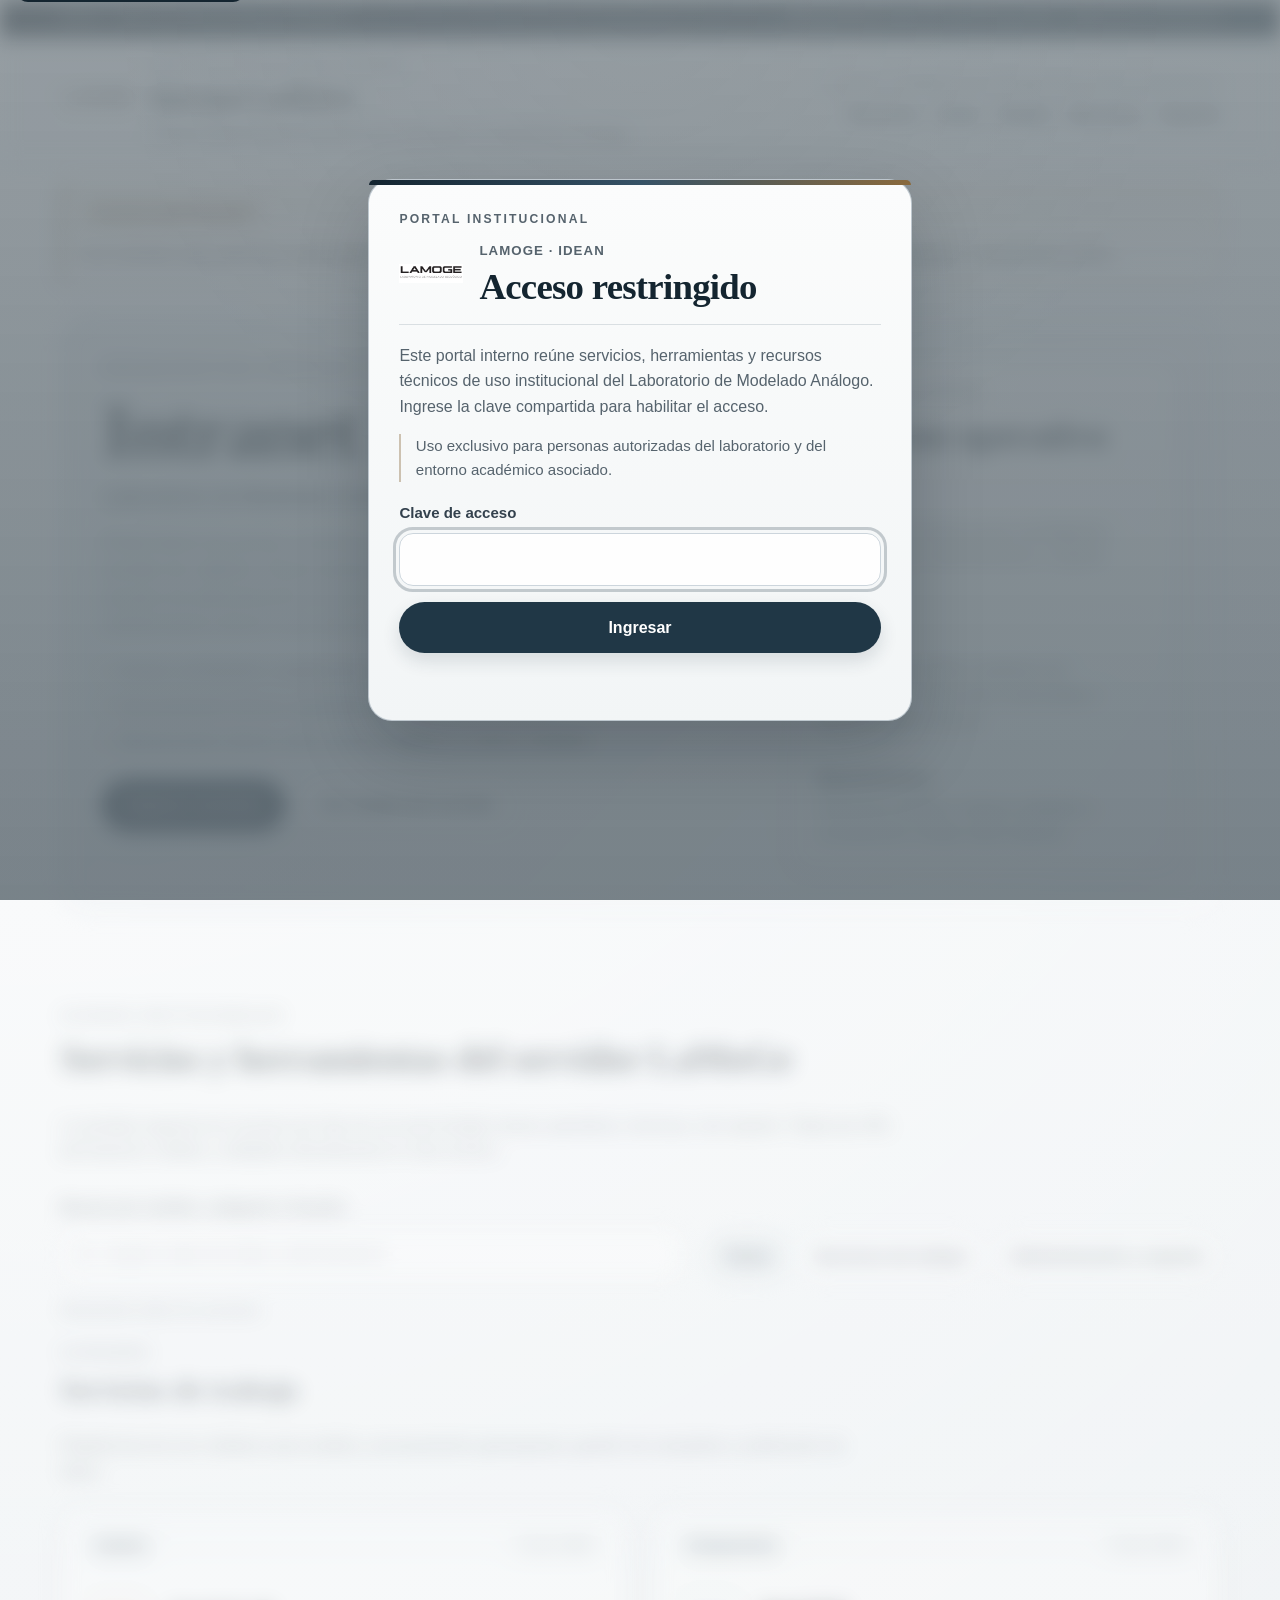
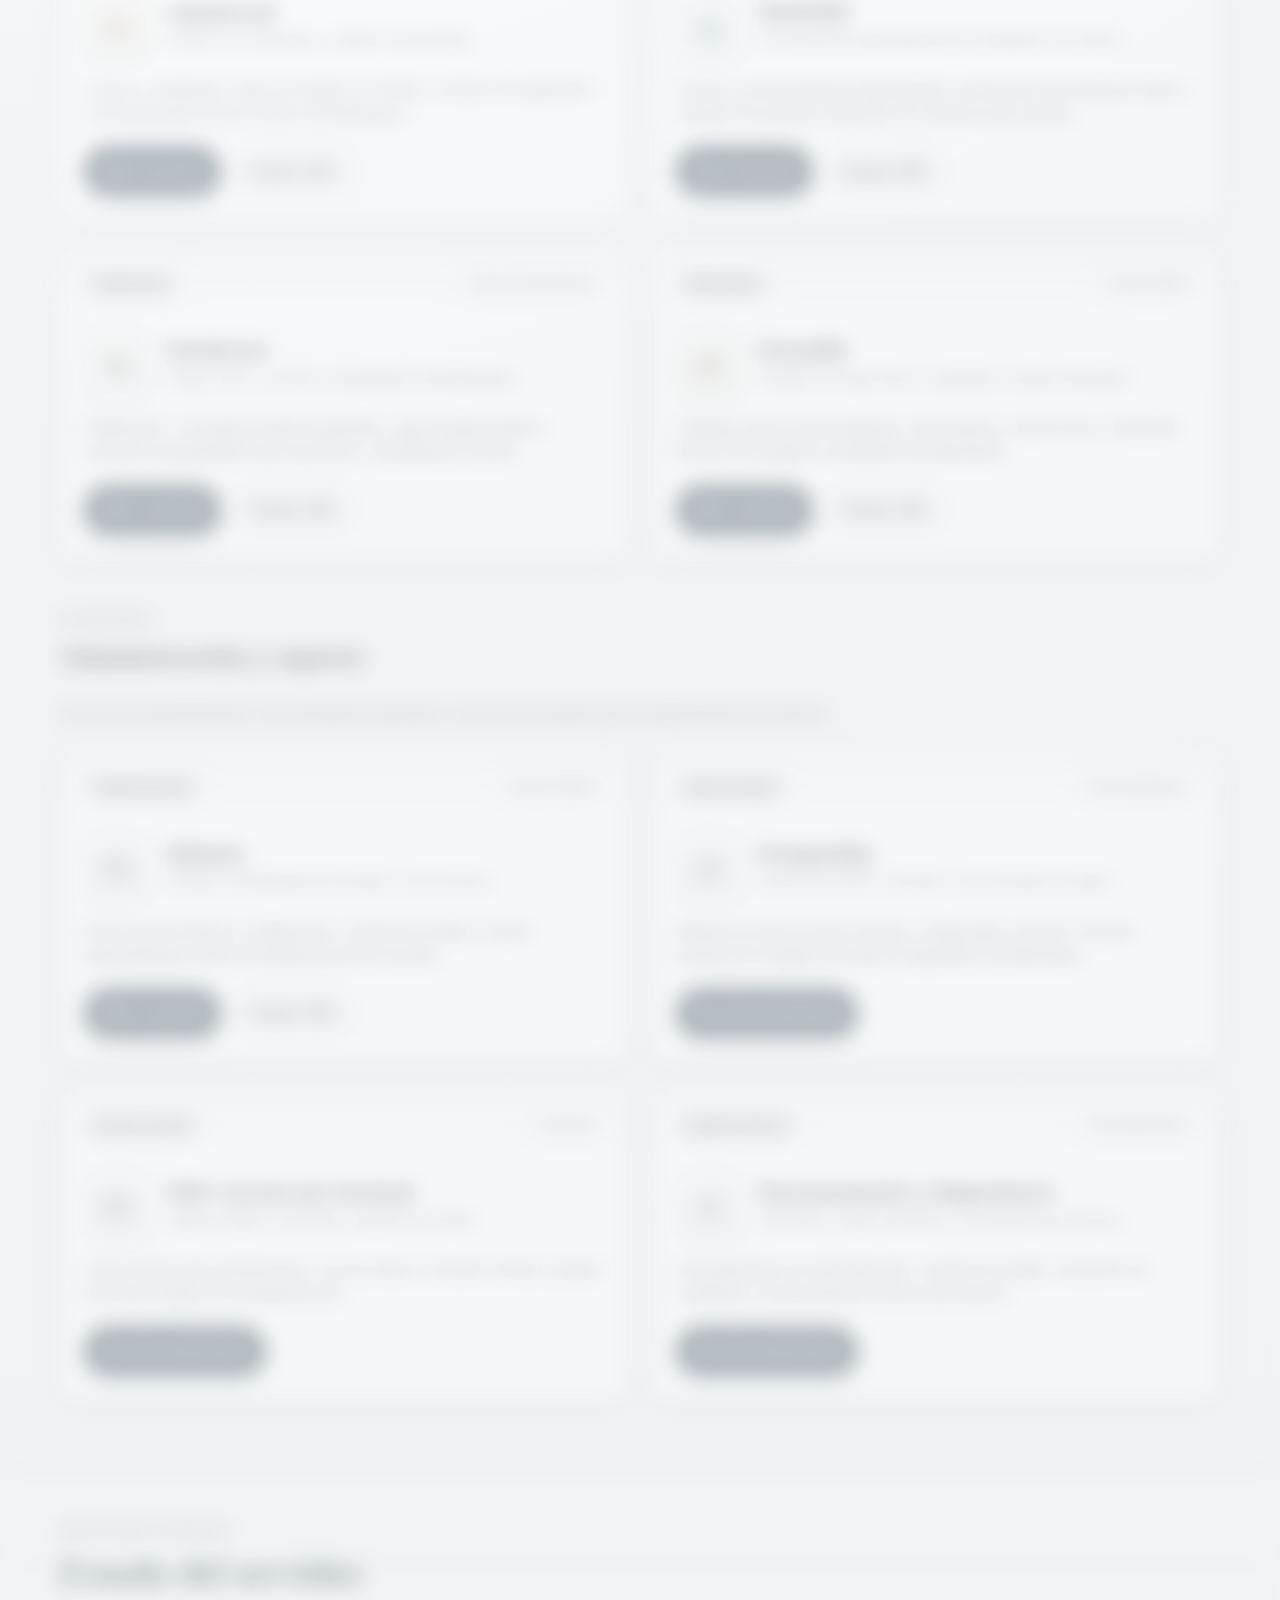
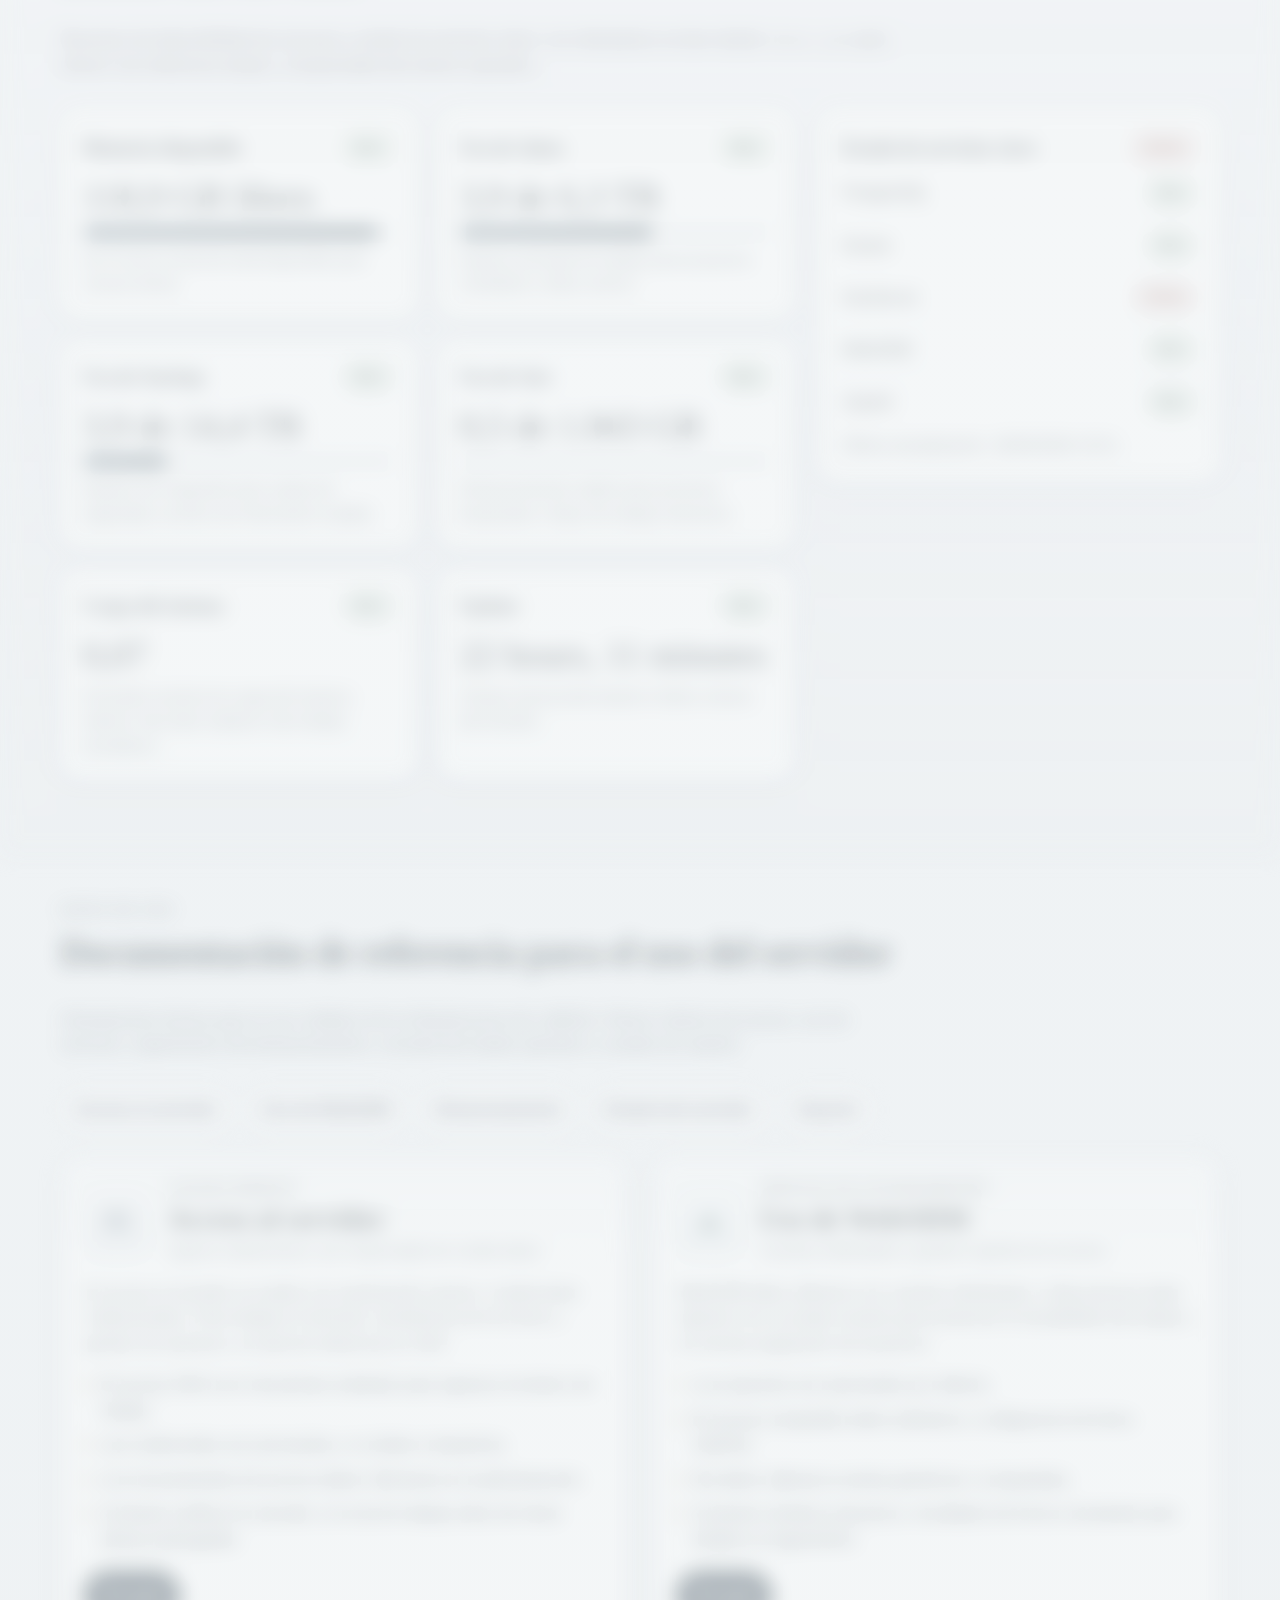
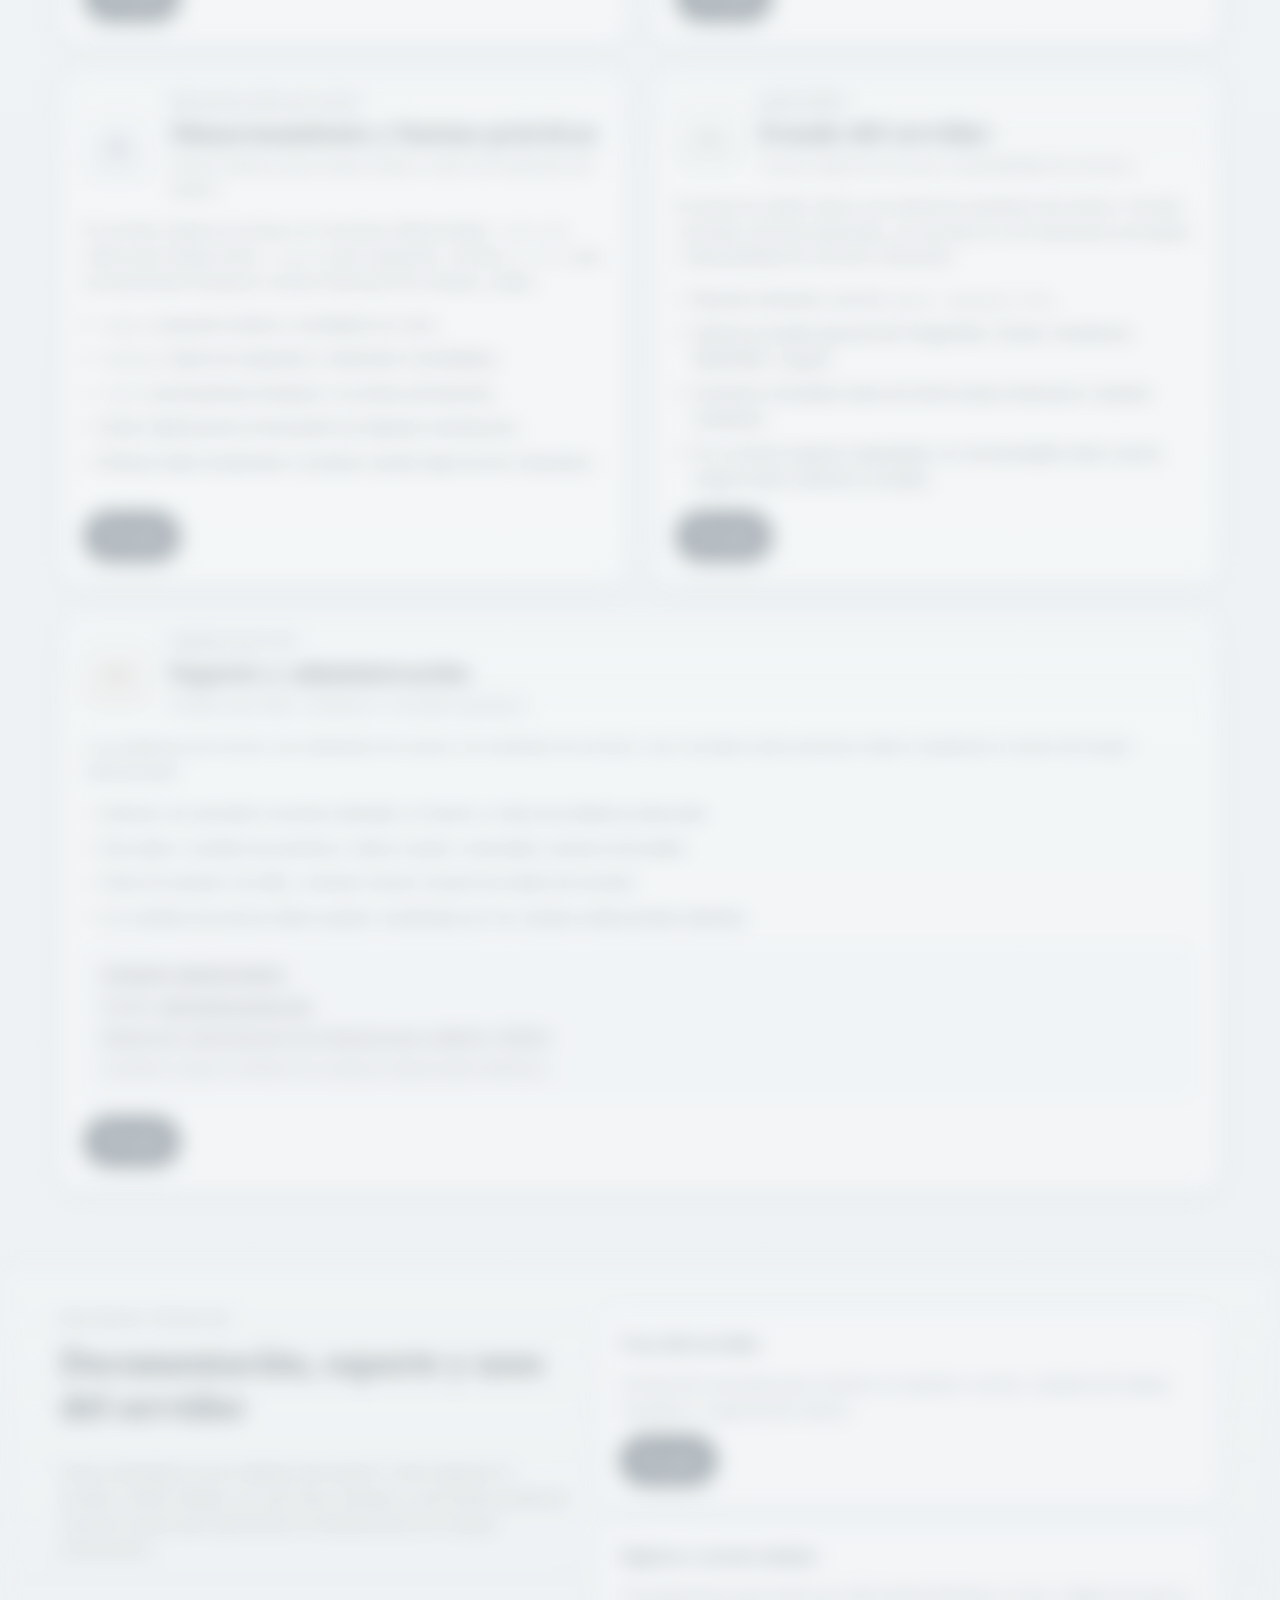
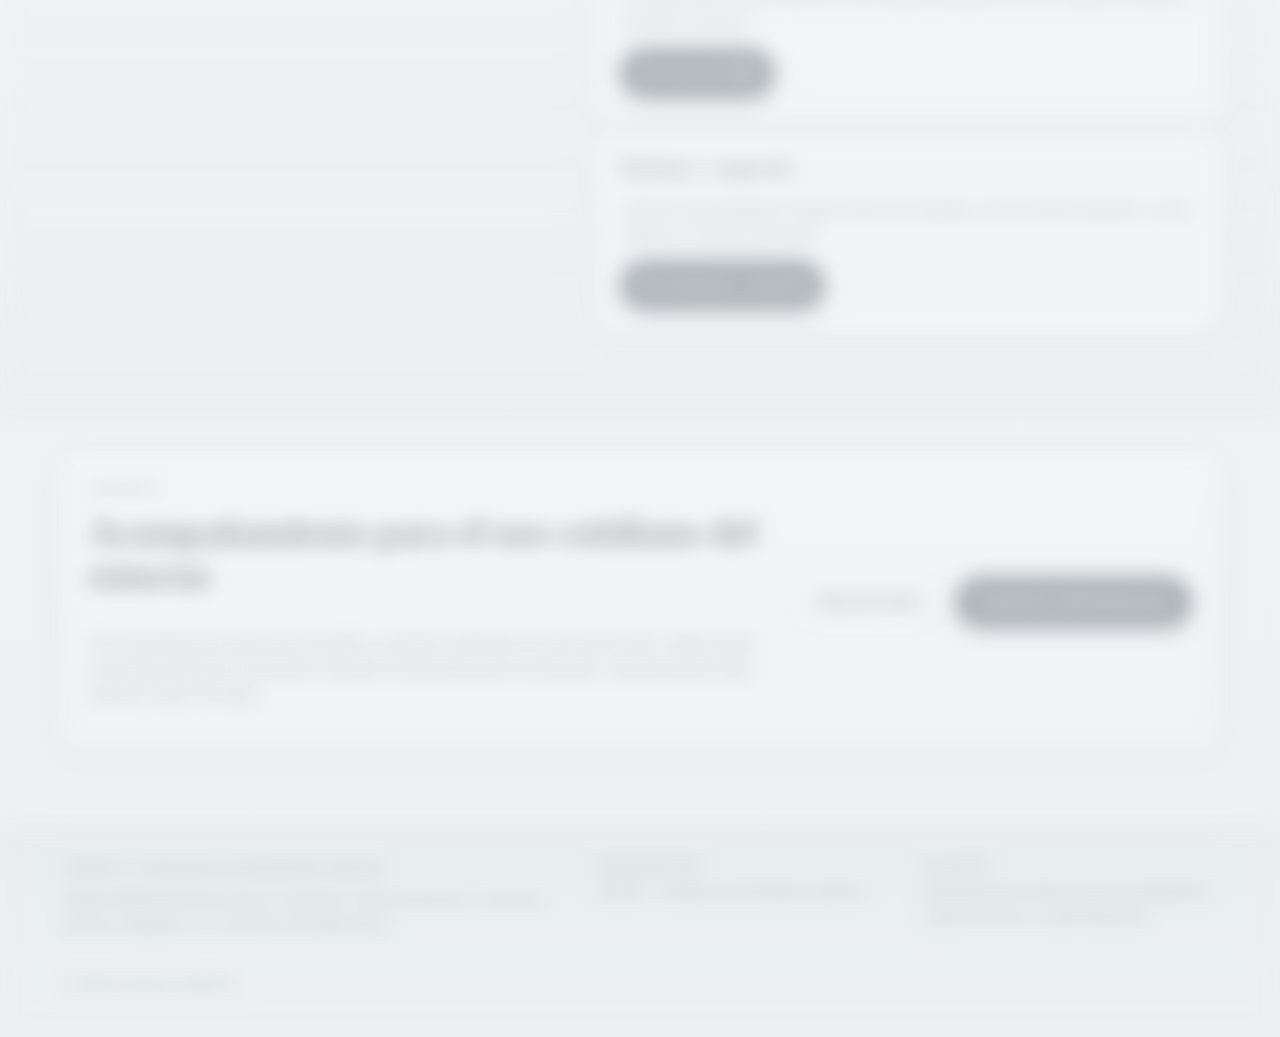
<file: index.html>
<!DOCTYPE html>
<html lang="es">
<head>
  <meta charset="utf-8">
  <meta name="viewport" content="width=device-width, initial-scale=1">
  <title>Intranet LaMoGe | Portal institucional</title>
  <meta
    name="description"
    content="Portal institucional de acceso a servicios, herramientas y recursos técnicos de LaMoGe, Laboratorio de Modelado Análogo del IDEAN."
  >
  <link rel="stylesheet" href="styles.css">
</head>
<body id="top" class="is-locked">
  <a class="skip-link" href="#main-content">Saltar al contenido principal</a>

  <!-- Reemplazar esta compuerta temporal por autenticación real del servidor cuando esté disponible. -->
  <div class="access-gate" data-access-gate aria-hidden="false">
    <div class="access-gate-dialog" role="dialog" aria-modal="true" aria-labelledby="access-gate-title" aria-describedby="access-gate-description">
      <div class="access-gate-header">
        <p class="eyebrow">Portal institucional</p>
        <div class="access-gate-brand">
          <img src="assets/lamoge-logo.png" alt="" width="72" height="72" aria-hidden="true">
          <div>
            <p class="access-gate-kicker">LaMoGe · IDEAN</p>
            <h2 id="access-gate-title">Acceso restringido</h2>
          </div>
        </div>
      </div>

      <div class="access-gate-body">
        <p id="access-gate-description" class="access-gate-text">
          Este portal interno reúne servicios, herramientas y recursos técnicos de uso institucional del Laboratorio de Modelado Análogo.
          Ingrese la clave compartida para habilitar el acceso.
        </p>
        <p class="access-gate-note">Uso exclusivo para personas autorizadas del laboratorio y del entorno académico asociado.</p>
      </div>

      <form class="access-gate-form" data-access-form>
        <label class="search-field access-field" for="shared-password">
          <span class="search-label">Clave de acceso</span>
          <input
            id="shared-password"
            name="shared-password"
            type="password"
            autocomplete="current-password"
            data-access-input
            aria-describedby="access-gate-feedback"
          >
        </label>

        <button class="button button-primary access-submit" type="submit">Ingresar</button>
        <p class="access-feedback" id="access-gate-feedback" data-access-feedback aria-live="polite"></p>
      </form>
    </div>
  </div>

  <div class="page-shell" data-page-shell>
  <div class="site-banner">
    <div class="container site-banner-inner">
      <p>IDEAN · Instituto de Estudios Andinos</p>
      <p>Infraestructura de investigación y servicios técnicos</p>
    </div>
  </div>

  <header class="site-header">
    <div class="container header-inner">
      <a class="brand" href="#top" aria-label="Inicio de la intranet de LaMoGe">
        <img src="assets/lamoge-logo.png" alt="Logo de LaMoGe" width="108" height="108">
        <span class="brand-text">
          <span class="brand-kicker">Instituto de Estudios Andinos</span>
          <span class="brand-name">Intranet LaMoGe</span>
          <span class="brand-subtitle">Portal institucional de servicios del Laboratorio de Modelado Análogo</span>
        </span>
      </a>

      <div class="header-side">
        <p class="header-context">Portal interno de infraestructura científica</p>
        <nav class="site-nav" aria-label="Navegación principal">
          <ul>
            <li><a href="#services">Servicios</a></li>
            <li><a href="#guides">Guías</a></li>
            <li><a href="#server-status">Estado</a></li>
            <li><a href="#resources">Recursos</a></li>
            <li><a href="#support">Soporte</a></li>
          </ul>
        </nav>
      </div>
    </div>
  </header>

  <main id="main-content">
    <section class="access-notice" aria-label="Aviso de acceso restringido">
      <div class="container">
        <div class="access-notice-inner">
          <span class="notice-label">Acceso restringido</span>
          <p>Uso exclusivo para personas autorizadas. El acceso a los servicios y recursos técnicos requiere credenciales institucionales y autorización previa.</p>
        </div>
      </div>
    </section>

    <section class="hero" aria-labelledby="hero-title">
      <div class="container hero-shell">
        <div class="hero-grid">
          <div class="hero-copy">
            <p class="eyebrow">Infraestructura científica y técnica</p>
            <h1 id="hero-title">Intranet LaMoGe</h1>
            <p class="hero-subtitle">Laboratorio de Modelado Análogo, IDEAN</p>
            <p class="hero-text">
              Portal interno de acceso a servicios, herramientas y recursos técnicos alojados en el servidor de LaMoGe.
              Reúne plataformas de trabajo, documentación operativa y accesos de administración en una interfaz clara,
              sobria y preparada para mantenimiento directo como sitio estático.
            </p>

            <ul class="hero-highlights" aria-label="Características del portal">
              <li>Acceso centralizado a plataformas de trabajo y administración</li>
              <li>Documentación técnica organizada para operación cotidiana</li>
              <li>Mantenimiento directo sobre archivos estáticos y enlaces editables</li>
            </ul>

            <div class="hero-actions">
              <a class="button button-primary" href="#services">Explorar servicios</a>
              <a class="button button-secondary" href="#server-status">Ver estado del servidor</a>
            </div>
          </div>

          <aside class="hero-panel" aria-labelledby="panel-title">
            <div class="hero-panel-heading">
              <p class="eyebrow">Referencia rápida</p>
              <h2 id="panel-title">Entorno operativo</h2>
            </div>

            <dl class="hero-facts">
              <div>
                <dt>Ámbito</dt>
                <dd>Infraestructura interna para investigación, procesamiento, administración y soporte técnico.</dd>
              </div>
              <div>
                <dt>Acceso</dt>
                <dd>Servicios disponibles mediante red institucional, credenciales autorizadas o documentación interna.</dd>
              </div>
              <div>
                <dt>Mantenimiento</dt>
                <dd>Estructura estática, enlaces editables y actualización simple sobre Apache.</dd>
              </div>
            </dl>
          </aside>
        </div>
      </div>
    </section>

    <section class="services section" id="services" aria-labelledby="services-title">
      <div class="container">
        <div class="section-heading">
          <p class="eyebrow">Accesos institucionales</p>
          <h2 id="services-title">Servicios y herramientas del servidor LaMoGe</h2>
          <p>
            La portada organiza los accesos por tipo de uso para facilitar tareas operativas, técnicas y de soporte.
            Todas las URL permanecen visibles y editables directamente en este archivo.
          </p>
        </div>

        <div class="service-tools" aria-label="Herramientas para filtrar servicios">
          <label class="search-field" for="service-search">
            <span class="search-label">Buscar por nombre, categoría o función</span>
            <input
              id="service-search"
              name="service-search"
              type="search"
              placeholder="Ej.: Jupyter, bases de datos, administración"
              autocomplete="off"
              data-service-search
            >
          </label>

          <div class="filter-group" role="group" aria-label="Filtrar por categoría">
            <button class="filter-chip is-active" type="button" data-category-filter="all" aria-pressed="true">Todos</button>
            <button class="filter-chip" type="button" data-category-filter="servicios" aria-pressed="false">Servicios de trabajo</button>
            <button class="filter-chip" type="button" data-category-filter="administracion" aria-pressed="false">Administración y soporte</button>
          </div>
        </div>

        <p class="filter-status" data-filter-status aria-live="polite">Mostrando todos los accesos.</p>

        <div class="service-group" aria-labelledby="work-services-title" data-service-group="servicios">
          <div class="group-heading">
            <p class="eyebrow">Categoría</p>
            <h3 id="work-services-title">Servicios de trabajo</h3>
            <p>Plataformas de uso cotidiano para análisis, procesamiento geoespacial, gestión de campañas y publicación de datos.</p>
          </div>

          <div class="card-grid">
            <article
              class="service-card"
              data-service-card
              data-category="servicios"
              data-search-text="jupyterlab servicios trabajo notebooks analisis python laboratorio investigacion"
            >
              <div class="card-topline">
                <span class="service-badge">Análisis</span>
                <span class="service-meta">Puerto 8888</span>
              </div>
              <div class="service-brand">
                <!-- Reemplazar este placeholder por un logo oficial en assets/logos/jupyterlab.svg cuando esté disponible. -->
                <div class="card-icon card-icon-jupyter" aria-hidden="true">
                  <svg class="service-glyph" viewBox="0 0 48 48" focusable="false">
                    <circle cx="24" cy="24" r="11"></circle>
                    <path d="M14 24c0-5.8 4.7-10.5 10.5-10.5"></path>
                    <path d="M33.5 24c0 5.8-4.7 10.5-10.5 10.5"></path>
                    <circle cx="12.5" cy="17" r="1.6" class="service-dot"></circle>
                    <circle cx="35.5" cy="31" r="1.6" class="service-dot"></circle>
                  </svg>
                </div>
                <div>
                  <h4>JupyterLab</h4>
                  <p class="service-tagline">Entorno de notebooks y análisis reproducible.</p>
                </div>
              </div>
              <p>Acceso a notebooks, flujos de trabajo con Python y tareas de exploración o procesamiento técnico dentro del laboratorio.</p>
              <div class="card-actions">
                <a
                  class="card-button card-button-primary"
                  href="http://slamoge.gl.fcen.uba.ar:8888/"
                  target="_blank"
                  rel="noopener noreferrer"
                  aria-label="Abrir servicio JupyterLab"
                >Abrir servicio</a>
                <button class="copy-button" type="button" aria-label="Copiar URL de JupyterLab" data-copy-url="http://slamoge.gl.fcen.uba.ar:8888/" data-copy-label="JupyterLab">Copiar URL</button>
              </div>
            </article>

            <article
              class="service-card"
              data-service-card
              data-category="servicios"
              data-search-text="webodm servicios trabajo fotogrametria dron geoespacial ortofotos"
            >
              <div class="card-topline">
                <span class="service-badge">Fotogrametría</span>
                <span class="service-meta">Puerto 8000</span>
              </div>
              <div class="service-brand">
                <!-- Reemplazar este placeholder por un logo oficial en assets/logos/webodm.svg cuando esté disponible. -->
                <div class="card-icon card-icon-webodm" aria-hidden="true">
                  <svg class="service-glyph" viewBox="0 0 48 48" focusable="false">
                    <path d="M12 31.5 24 15l12 16.5Z"></path>
                    <path d="M18.5 25.5h11"></path>
                    <path d="M21 21.5h6"></path>
                    <path d="M16 34.5h16"></path>
                  </svg>
                </div>
                <div>
                  <h4>WebODM</h4>
                  <p class="service-tagline">Procesamiento geoespacial de campañas con drones.</p>
                </div>
              </div>
              <p>Acceso a procesamiento fotogramétrico, generación de productos raster y revisión de proyectos derivados de relevamientos aéreos.</p>
              <div class="card-actions">
                <a
                  class="card-button card-button-primary"
                  href="http://slamoge.gl.fcen.uba.ar:8000/login/"
                  target="_blank"
                  rel="noopener noreferrer"
                  aria-label="Abrir servicio WebODM"
                >Abrir servicio</a>
                <button class="copy-button" type="button" aria-label="Copiar URL de WebODM" data-copy-url="http://slamoge.gl.fcen.uba.ar:8000/login/" data-copy-label="WebODM">Copiar URL</button>
              </div>
            </article>

            <article
              class="service-card"
              data-service-card
              data-category="servicios"
              data-search-text="geoserver servicios trabajo capas geograficas ogc mapas publicacion"
            >
              <div class="card-topline">
                <span class="service-badge">Publicación</span>
                <span class="service-meta">Servicio geoespacial</span>
              </div>
              <div class="service-brand">
                <!-- Reemplazar este placeholder por un logo oficial en assets/logos/geoserver.svg cuando esté disponible. -->
                <div class="card-icon card-icon-geoserver" aria-hidden="true">
                  <svg class="service-glyph" viewBox="0 0 48 48" focusable="false">
                    <path d="M12 19.5 24 14l12 5.5-12 5.5Z"></path>
                    <path d="M15 26 24 22l9 4-9 4Z"></path>
                    <path d="M18 32 24 29.5 30 32 24 35Z"></path>
                  </svg>
                </div>
                <div>
                  <h4>GeoServer</h4>
                  <p class="service-tagline">Capas OGC y servicios cartográficos del laboratorio.</p>
                </div>
              </div>
              <p>Publicación y consulta de datos espaciales, capas institucionales y servicios interoperables para proyectos y visualización técnica.</p>
              <div class="card-actions">
                <a
                  class="card-button card-button-primary"
                  href="http://slamoge.gl.fcen.uba.ar:5432/"
                  target="_blank"
                  rel="noopener noreferrer"
                  aria-label="Abrir servicio GeoServer"
                >Abrir servicio</a>
                <button class="copy-button" type="button" aria-label="Copiar URL de GeoServer" data-copy-url="http://slamoge.gl.fcen.uba.ar:5432/" data-copy-label="GeoServer">Copiar URL</button>
              </div>
            </article>

            <article
              class="service-card"
              data-service-card
              data-category="servicios"
              data-search-text="dronedb servicios trabajo imagenes ortomosaicos campañas dron catalogo"
            >
              <div class="card-topline">
                <span class="service-badge">Repositorio</span>
                <span class="service-meta">Puerto 5000</span>
              </div>
              <div class="service-brand">
                <!-- Reemplazar este placeholder por un logo oficial en assets/logos/dronedb.svg cuando esté disponible. -->
                <div class="card-icon card-icon-dronedb" aria-hidden="true">
                  <svg class="service-glyph" viewBox="0 0 48 48" focusable="false">
                    <rect x="13" y="15" width="22" height="18" rx="3"></rect>
                    <path d="M18 15v-3h12v3"></path>
                    <path d="M19 24h10"></path>
                    <path d="M24 20v8"></path>
                  </svg>
                </div>
                <div>
                  <h4>DroneDB</h4>
                  <p class="service-tagline">Gestión de colecciones, campañas y activos derivados.</p>
                </div>
              </div>
              <p>Catálogo interno para imágenes, ortomosaicos, colecciones y materiales técnicos vinculados a campañas del laboratorio.</p>
              <div class="card-actions">
                <a
                  class="card-button card-button-primary"
                  href="http://slamoge.gl.fcen.uba.ar:5000/login"
                  target="_blank"
                  rel="noopener noreferrer"
                  aria-label="Abrir servicio DroneDB"
                >Abrir servicio</a>
                <button class="copy-button" type="button" aria-label="Copiar URL de DroneDB" data-copy-url="http://slamoge.gl.fcen.uba.ar:5000/login" data-copy-label="DroneDB">Copiar URL</button>
              </div>
            </article>
          </div>
        </div>

        <div class="service-group" aria-labelledby="admin-services-title" data-service-group="administracion">
          <div class="group-heading">
            <p class="eyebrow">Categoría</p>
            <h3 id="admin-services-title">Administración y soporte</h3>
            <p>Accesos de administración, documentación operativa y recursos de soporte para mantenimiento del entorno.</p>
          </div>

          <div class="card-grid">
            <article
              class="service-card"
              data-service-card
              data-category="administracion"
              data-search-text="webmin administracion soporte gestion monitoreo servidor configuracion"
            >
              <div class="card-topline">
                <span class="service-badge">Administración</span>
                <span class="service-meta">Puerto 10000</span>
              </div>
              <div class="service-brand">
                <!-- Reemplazar este placeholder por un logo oficial en assets/logos/webmin.svg cuando esté disponible. -->
                <div class="card-icon card-icon-webmin" aria-hidden="true">
                  <svg class="service-glyph" viewBox="0 0 48 48" focusable="false">
                    <rect x="11" y="14" width="26" height="20" rx="3"></rect>
                    <path d="M16 21l4 3-4 3"></path>
                    <path d="M23 28h9"></path>
                    <path d="M11 18h26"></path>
                  </svg>
                </div>
                <div>
                  <h4>Webmin</h4>
                  <p class="service-tagline">Gestión centralizada del servidor y sus servicios.</p>
                </div>
              </div>
              <p>Panel para monitoreo, configuración, revisión de estado y tareas administrativas sobre la infraestructura del servidor.</p>
              <div class="card-actions">
                <a
                  class="card-button card-button-primary"
                  href="http://slamoge.gl.fcen.uba.ar:10000"
                  target="_blank"
                  rel="noopener noreferrer"
                  aria-label="Abrir servicio Webmin"
                >Abrir servicio</a>
                <button class="copy-button" type="button" aria-label="Copiar URL de Webmin" data-copy-url="http://slamoge.gl.fcen.uba.ar:10000" data-copy-label="Webmin">Copiar URL</button>
              </div>
            </article>

            <article
              class="service-card"
              data-service-card
              data-category="administracion"
              data-search-text="postgresql administracion soporte documentacion guia base de datos acceso conexiones"
            >
              <div class="card-topline">
                <span class="service-badge">Base de datos</span>
                <span class="service-meta">Documentación</span>
              </div>
              <div class="service-brand">
                <!-- Reemplazar este placeholder por un logo oficial en assets/logos/postgresql.svg cuando esté disponible. -->
                <div class="card-icon card-icon-postgresql" aria-hidden="true">
                  <svg class="service-glyph" viewBox="0 0 48 48" focusable="false">
                    <ellipse cx="24" cy="16" rx="10" ry="4.5"></ellipse>
                    <path d="M14 16v8.5c0 2.5 4.5 4.5 10 4.5s10-2 10-4.5V16"></path>
                    <path d="M14 24.5V32c0 2.5 4.5 4.5 10 4.5s10-2 10-4.5v-7.5"></path>
                  </svg>
                </div>
                <div>
                  <h4>PostgreSQL</h4>
                  <p class="service-tagline">Guías de acceso, conexión y uso de bases de datos.</p>
                </div>
              </div>
              <p>Referencia técnica para conexión, credenciales, puertos y buenas prácticas de trabajo con bases PostgreSQL del laboratorio.</p>
              <div class="card-actions">
                <a class="card-button card-button-primary" href="docs/postgresql.html" aria-label="Ver documentación de PostgreSQL">Ver documentación</a>
              </div>
            </article>

            <article
              class="service-card"
              data-service-card
              data-category="administracion"
              data-search-text="ssh terminal shell administracion soporte documentacion guia acceso claves servidores"
            >
              <div class="card-topline">
                <span class="service-badge">Acceso remoto</span>
                <span class="service-meta">Terminal</span>
              </div>
              <div class="service-brand">
                <!-- Reemplazar este placeholder por un logo oficial en assets/logos/ssh.svg cuando esté disponible. -->
                <div class="card-icon card-icon-ssh" aria-hidden="true">
                  <svg class="service-glyph" viewBox="0 0 48 48" focusable="false">
                    <rect x="11" y="14" width="26" height="20" rx="3"></rect>
                    <path d="M18 20.5 14.5 24 18 27.5"></path>
                    <path d="M22 28h11"></path>
                    <path d="M11 18h26"></path>
                  </svg>
                </div>
                <div>
                  <h4>SSH / acceso por terminal</h4>
                  <p class="service-tagline">Ingreso seguro al servidor y gestión de claves.</p>
                </div>
              </div>
              <p>Instrucciones para autenticación, uso de claves, conexión remota y pautas de acceso seguro a la infraestructura.</p>
              <div class="card-actions">
                <a class="card-button card-button-primary" href="docs/ssh.html" aria-label="Ver documentación de acceso SSH">Ver documentación</a>
              </div>
            </article>

            <article
              class="service-card"
              data-service-card
              data-category="administracion"
              data-search-text="diagnostico documentacion soporte administracion servidor incidentes mantenimiento procedimientos"
            >
              <div class="card-topline">
                <span class="service-badge">Soporte técnico</span>
                <span class="service-meta">Procedimientos</span>
              </div>
              <div class="service-brand">
                <!-- Reemplazar este placeholder por un logo oficial en assets/logos/documentacion.svg cuando esté disponible. -->
                <div class="card-icon card-icon-docs" aria-hidden="true">
                  <svg class="service-glyph" viewBox="0 0 48 48" focusable="false">
                    <path d="M18 12.5h10l5 5V35a2 2 0 0 1-2 2H18a2 2 0 0 1-2-2V14.5a2 2 0 0 1 2-2Z"></path>
                    <path d="M28 12.5v6h5"></path>
                    <path d="M20 24h8"></path>
                    <path d="M20 29h8"></path>
                  </svg>
                </div>
                <div>
                  <h4>Documentación y diagnósticos</h4>
                  <p class="service-tagline">Manuales, estado operativo e intervenciones técnicas.</p>
                </div>
              </div>
              <p>Procedimientos de administración, revisión de estado, resolución de incidentes y documentación técnica del entorno.</p>
              <div class="card-actions">
                <a class="card-button card-button-primary" href="docs/administracion.html" aria-label="Ver documentación de diagnóstico y administración">Ver documentación</a>
              </div>
            </article>
          </div>
        </div>

        <p class="no-results" data-no-results hidden>No se encontraron servicios que coincidan con la búsqueda o el filtro seleccionado.</p>
      </div>
    </section>

    <section class="server-status section section-muted" id="server-status" aria-labelledby="server-status-title">
      <div class="container">
        <div class="section-heading">
          <p class="eyebrow">Monitoreo general</p>
          <h2 id="server-status-title">Estado del servidor</h2>
          <p>
            Resumen de disponibilidad de recursos y estado de servicios clave. Los indicadores se leen desde
            <code>status.json</code> para ofrecer una referencia simple y comprensible del entorno operativo.
          </p>
        </div>

        <div class="status-shell" data-status-shell>
          <div class="status-grid" data-status-metrics>
            <article class="status-card">
              <div class="status-card-head">
                <h3>Memoria disponible</h3>
                <span class="status-pill">Cargando</span>
              </div>
              <p class="status-value">--</p>
              <div class="status-meter" aria-hidden="true"><span style="width: 0%"></span></div>
              <p class="status-help">Esperando datos del servidor.</p>
            </article>

            <article class="status-card">
              <div class="status-card-head">
                <h3>Uso de /datos</h3>
                <span class="status-pill">Cargando</span>
              </div>
              <p class="status-value">--</p>
              <div class="status-meter" aria-hidden="true"><span style="width: 0%"></span></div>
              <p class="status-help">Esperando datos del servidor.</p>
            </article>

            <article class="status-card">
              <div class="status-card-head">
                <h3>Uso de /backup</h3>
                <span class="status-pill">Cargando</span>
              </div>
              <p class="status-value">--</p>
              <div class="status-meter" aria-hidden="true"><span style="width: 0%"></span></div>
              <p class="status-help">Esperando datos del servidor.</p>
            </article>

            <article class="status-card">
              <div class="status-card-head">
                <h3>Uso de /fast</h3>
                <span class="status-pill">Cargando</span>
              </div>
              <p class="status-value">--</p>
              <div class="status-meter" aria-hidden="true"><span style="width: 0%"></span></div>
              <p class="status-help">Esperando datos del servidor.</p>
            </article>

            <article class="status-card status-card-compact">
              <div class="status-card-head">
                <h3>Carga del sistema</h3>
                <span class="status-pill">Cargando</span>
              </div>
              <p class="status-value">--</p>
              <p class="status-help">Esperando datos del servidor.</p>
            </article>

            <article class="status-card status-card-compact">
              <div class="status-card-head">
                <h3>Uptime</h3>
                <span class="status-pill">Cargando</span>
              </div>
              <p class="status-value">--</p>
              <p class="status-help">Esperando datos del servidor.</p>
            </article>
          </div>

          <aside class="status-services-card" aria-labelledby="service-health-title">
            <div class="status-card-head">
              <h3 id="service-health-title">Estado de servicios clave</h3>
              <span class="status-pill">Cargando</span>
            </div>
            <ul class="service-health-list" data-service-health-list>
              <li><span>PostgreSQL</span><strong>--</strong></li>
              <li><span>Docker</span><strong>--</strong></li>
              <li><span>GeoServer</span><strong>--</strong></li>
              <li><span>WebODM</span><strong>--</strong></li>
              <li><span>Jupyter</span><strong>--</strong></li>
            </ul>
            <p class="status-updated" data-status-updated>Última actualización: sin datos.</p>
            <p class="status-fallback" data-status-fallback hidden>No fue posible cargar el estado del servidor en este momento.</p>
          </aside>
        </div>
      </div>
    </section>

    <section class="guides section" id="guides" aria-labelledby="guides-title">
      <div class="container">
        <div class="section-heading">
          <p class="eyebrow">Guías de uso</p>
          <h2 id="guides-title">Documentación de referencia para el uso del servidor</h2>
          <p>
            Orientaciones breves para el uso cotidiano de la infraestructura de LaMoGe. Reúne criterios de acceso,
            uso de servicios, organización del almacenamiento, consulta del estado operativo y canales de soporte.
          </p>
        </div>

        <div class="guide-quicklinks" aria-label="Accesos rápidos de documentación">
          <a class="guide-quicklink" href="#guia-acceso-servidor">Acceso al servidor</a>
          <a class="guide-quicklink" href="#guia-webodm">Uso de WebODM</a>
          <a class="guide-quicklink" href="#guia-almacenamiento">Almacenamiento</a>
          <a class="guide-quicklink" href="#guia-estado-servidor">Estado del servidor</a>
          <a class="guide-quicklink" href="#guia-soporte">Soporte</a>
        </div>

        <div class="guides-grid">
          <article class="guide-card" id="guia-acceso-servidor">
            <div class="guide-card-head">
              <div class="card-icon card-icon-guide-access" aria-hidden="true">
                <svg class="service-glyph" viewBox="0 0 48 48" focusable="false">
                  <rect x="11" y="14" width="26" height="20" rx="3"></rect>
                  <path d="M18 20.5 14.5 24 18 27.5"></path>
                  <path d="M22 28h11"></path>
                  <path d="M11 18h26"></path>
                </svg>
              </div>
              <div>
                <p class="guide-kicker">Acceso remoto</p>
                <h3>Acceso al servidor</h3>
                <p class="guide-summary">Ingreso institucional y uso responsable de credenciales.</p>
              </div>
            </div>
            <p>
              El acceso al servidor se realiza con autorización previa y credenciales institucionales. Para trabajo en
              terminal, transferencia de archivos y gestión de sesiones, el canal de referencia es SSH.
            </p>
            <ul class="guide-points">
              <li>El acceso SSH es el mecanismo estándar para ingresar al entorno de trabajo.</li>
              <li>Las credenciales son personales y no deben compartirse.</li>
              <li>Los inconvenientes de acceso deben informarse a la administración.</li>
              <li>Conviene verificar la conexión y la ruta de trabajo antes de iniciar tareas prolongadas.</li>
            </ul>
            <div class="card-actions">
              <!-- TODO: reemplazar por la guía definitiva de acceso SSH cuando esté disponible. -->
              <a class="card-button card-button-primary" href="docs/ssh.html">Ver guía</a>
            </div>
          </article>

          <article class="guide-card" id="guia-webodm">
            <div class="guide-card-head">
              <div class="card-icon card-icon-guide-webodm" aria-hidden="true">
                <svg class="service-glyph" viewBox="0 0 48 48" focusable="false">
                  <path d="M12 31.5 24 15l12 16.5Z"></path>
                  <path d="M18.5 25.5h11"></path>
                  <path d="M21 21.5h6"></path>
                  <path d="M16 34.5h16"></path>
                </svg>
              </div>
              <div>
                <p class="guide-kicker">Servicio de fotogrametría</p>
                <h3>Uso de WebODM</h3>
                <p class="guide-summary">Cuentas individuales y gestión explícita de accesos.</p>
              </div>
            </div>
            <p>
              WebODM debe utilizarse con cuentas individuales. Cada persona debe ingresar con su propio usuario para
              preservar la trazabilidad del trabajo y la correcta asignación de proyectos.
            </p>
            <ul class="guide-points">
              <li>Los proyectos son personales por defecto.</li>
              <li>El acceso compartido debe solicitarse y configurarse de forma explícita.</li>
              <li>No deben utilizarse cuentas genéricas o compartidas.</li>
              <li>Conviene nombrar proyectos y resultados de forma consistente para facilitar su seguimiento.</li>
            </ul>
            <div class="card-actions">
              <!-- TODO: reemplazar por la guía completa de uso de WebODM cuando esté disponible. -->
              <a class="card-button card-button-primary" href="docs/webodm.html">Ver guía</a>
            </div>
          </article>

          <article class="guide-card" id="guia-almacenamiento">
            <div class="guide-card-head">
              <div class="card-icon card-icon-guide-storage" aria-hidden="true">
                <svg class="service-glyph" viewBox="0 0 48 48" focusable="false">
                  <ellipse cx="24" cy="16" rx="10" ry="4.5"></ellipse>
                  <path d="M14 16v8.5c0 2.5 4.5 4.5 10 4.5s10-2 10-4.5V16"></path>
                  <path d="M14 24.5V32c0 2.5 4.5 4.5 10 4.5s10-2 10-4.5v-7.5"></path>
                </svg>
              </div>
              <div>
                <p class="guide-kicker">Organización de datos</p>
                <h3>Almacenamiento y buenas prácticas</h3>
                <p class="guide-summary">Criterios básicos para ordenar datos y evitar uso ineficiente del espacio.</p>
              </div>
            </div>
            <p>
              El servidor dispone de áreas con funciones diferenciadas. <code>/datos</code> se utiliza para trabajo
              activo, <code>/backup</code> para resguardo y archivo, y <code>/fast</code> para procesamiento temporal
              o tareas intensivas de entrada y salida.
            </p>
            <ul class="guide-points">
              <li><code>/datos</code>: proyectos activos y resultados en curso.</li>
              <li><code>/backup</code>: copias de resguardo y materiales consolidados.</li>
              <li><code>/fast</code>: procesamiento temporal, no archivo permanente.</li>
              <li>Evitar duplicaciones innecesarias de datasets voluminosos.</li>
              <li>Eliminar datos temporales o pruebas cuando dejen de ser necesarios.</li>
            </ul>
            <div class="card-actions">
              <!-- TODO: reemplazar por la guía específica de almacenamiento y buenas prácticas. -->
              <a class="card-button card-button-primary" href="docs/usos-servidor.html">Ver guía</a>
            </div>
          </article>

          <article class="guide-card" id="guia-estado-servidor">
            <div class="guide-card-head">
              <div class="card-icon card-icon-guide-status" aria-hidden="true">
                <svg class="service-glyph" viewBox="0 0 48 48" focusable="false">
                  <path d="M13 31h22"></path>
                  <path d="M16 31V19"></path>
                  <path d="M24 31V15"></path>
                  <path d="M32 31V22"></path>
                </svg>
              </div>
              <div>
                <p class="guide-kicker">Monitoreo</p>
                <h3>Estado del servidor</h3>
                <p class="guide-summary">Lectura rápida de recursos y disponibilidad de servicios.</p>
              </div>
            </div>
            <p>
              El panel de estado ofrece una referencia operativa del entorno. Permite consultar memoria disponible,
              uso de disco en los volúmenes principales y disponibilidad de servicios relevantes.
            </p>
            <ul class="guide-points">
              <li>Resume memoria y uso de <code>/datos</code>, <code>/backup</code> y <code>/fast</code>.</li>
              <li>Informa el estado general de PostgreSQL, Docker, GeoServer, WebODM y Jupyter.</li>
              <li>Conviene consultarlo antes de iniciar tareas intensivas o reportar incidentes.</li>
              <li>Si un servicio aparece degradado, es recomendable evitar nuevas cargas hasta confirmar su estado.</li>
            </ul>
            <div class="card-actions">
              <!-- TODO: reemplazar por la guía completa de lectura del estado del servidor cuando esté disponible. -->
              <a class="card-button card-button-primary" href="docs/estado-servidor.html">Ver guía</a>
            </div>
          </article>

          <article class="guide-card guide-card-support" id="guia-soporte">
            <div class="guide-card-head">
              <div class="card-icon card-icon-guide-support" aria-hidden="true">
                <svg class="service-glyph" viewBox="0 0 48 48" focusable="false">
                  <circle cx="24" cy="18" r="5"></circle>
                  <path d="M16 34c1.8-4.3 5-6.5 8-6.5s6.2 2.2 8 6.5"></path>
                  <path d="M34 16h3.5A2.5 2.5 0 0 1 40 18.5v5A2.5 2.5 0 0 1 37.5 26H35"></path>
                  <path d="M14 16h-3.5A2.5 2.5 0 0 0 8 18.5v5A2.5 2.5 0 0 0 10.5 26H13"></path>
                </svg>
              </div>
              <div>
                <p class="guide-kicker">Administración</p>
                <h3>Soporte y administración</h3>
                <p class="guide-summary">Canales para altas, incidentes y consultas operativas.</p>
              </div>
            </div>
            <p>
              Los problemas de acceso, las solicitudes de cuenta, los incidentes de servicio y las consultas sobre
              permisos deben canalizarse a través del equipo administrador.
            </p>
            <ul class="guide-points">
              <li>Informar con precisión el servicio afectado, el horario y el tipo de problema observado.</li>
              <li>Para altas o cambios de permisos, indicar usuario, necesidad y alcance del pedido.</li>
              <li>Antes de reportar una falla, conviene revisar el panel de estado del servidor.</li>
              <li>Los cambios de acceso deben quedar coordinados por los canales institucionales definidos.</li>
            </ul>
            <div class="support-contact-block">
              <p><strong>Contacto administrativo</strong></p>
              <p>Correo: <a href="mailto:admin@example.edu">admin@example.edu</a></p>
              <p>Referencia: Administración de infraestructura LaMoGe / IDEAN</p>
              <p class="support-contact-note">Actualizar cuando se definan los contactos institucionales definitivos.</p>
            </div>
            <div class="card-actions">
              <!-- TODO: reemplazar por la guía formal de soporte y administración cuando esté disponible. -->
              <a class="card-button card-button-primary" href="docs/administracion.html">Ver guía</a>
            </div>
          </article>
        </div>
      </div>
    </section>

    <section class="resources section section-muted" id="resources" aria-labelledby="resources-title">
      <div class="container resources-grid">
        <div class="section-heading section-heading-compact">
          <p class="eyebrow">Recursos técnicos</p>
          <h2 id="resources-title">Documentación, soporte y usos del servidor</h2>
          <p>
            Guías orientadas al uso cotidiano del entorno: cómo ingresar al servidor, dónde trabajar, por qué hacer
            backups y qué buenas prácticas conviene seguir para aprovechar la infraestructura sin riesgos innecesarios.
          </p>
        </div>

        <div class="resource-panels">
          <article class="resource-card">
            <h3>Usos del servidor</h3>
            <p>Introducción pensada para usuarios no expertos: acceso, carpetas de trabajo, respaldos y organización básica.</p>
            <p><a class="card-button card-button-primary" href="docs/usos-servidor.html">Ver guía</a></p>
          </article>
          <article class="resource-card">
            <h3>Ingreso y acceso remoto</h3>
            <p>Procedimientos para entrar por SSH desde Windows o Linux, validar el acceso y transferir archivos.</p>
            <p><a class="card-button card-button-primary" href="docs/ssh.html">Ver acceso SSH</a></p>
          </article>
          <article class="resource-card">
            <h3>Backups y resguardo</h3>
            <p>Criterios para distinguir trabajo activo de respaldo, qué conviene guardar y cómo ordenar el archivo personal.</p>
            <p><a class="card-button card-button-primary" href="docs/administracion.html">Ver backups y soporte</a></p>
          </article>
        </div>
      </div>
    </section>

    <section class="support section" id="support" aria-labelledby="support-title">
      <div class="container support-panel">
        <div>
          <p class="eyebrow">Soporte</p>
          <h2 id="support-title">Acompañamiento para el uso cotidiano del entorno</h2>
          <p>
            Si es la primera vez que usa el servidor, conviene comenzar por la guía de usos, luego revisar el acceso
            por SSH y finalmente consultar la documentación de backups y administración para ordenar mejor el trabajo.
          </p>
        </div>
        <div class="support-actions">
          <a class="button button-secondary" href="docs/usos-servidor.html">Guía de inicio</a>
          <a class="button button-primary" href="mailto:admin@example.edu">Contactar administración</a>
        </div>
      </div>
    </section>
  </main>

  <footer class="site-footer">
    <div class="container footer-inner">
      <div class="footer-grid">
        <div>
          <p class="footer-title">LaMoGe | Laboratorio de Modelado Análogo</p>
          <p>Portal institucional de acceso a servicios, documentación y recursos técnicos alojados en el servidor del laboratorio.</p>
        </div>
        <div>
          <p class="footer-heading">Dependencia</p>
          <p>IDEAN · Instituto de Estudios Andinos</p>
        </div>
        <div>
          <p class="footer-heading">Alcance</p>
          <p>Infraestructura interna para investigación, soporte técnico y administración.</p>
        </div>
      </div>
      <p class="footer-copy">&copy; <span data-current-year></span> Intranet LaMoGe</p>
    </div>
  </footer>
  </div>

  <script src="script.js"></script>
</body>
</html>
</file>
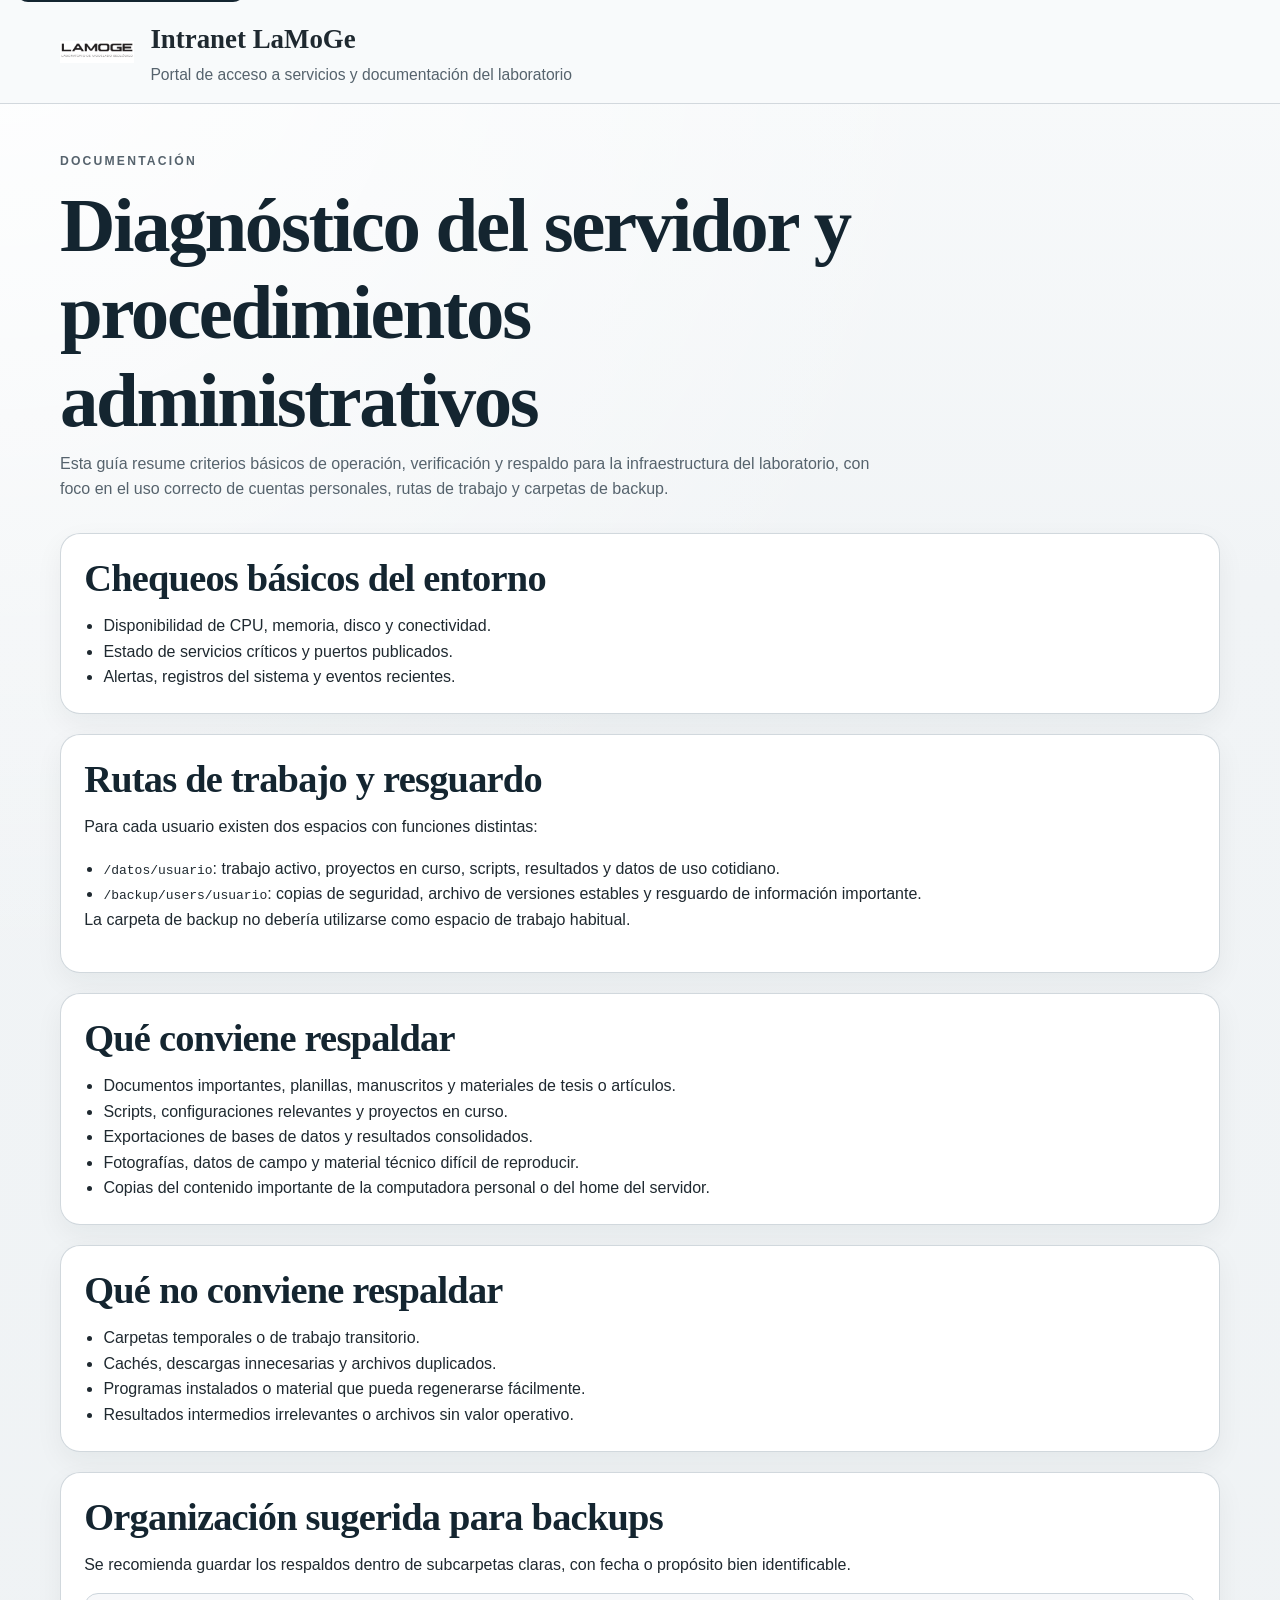
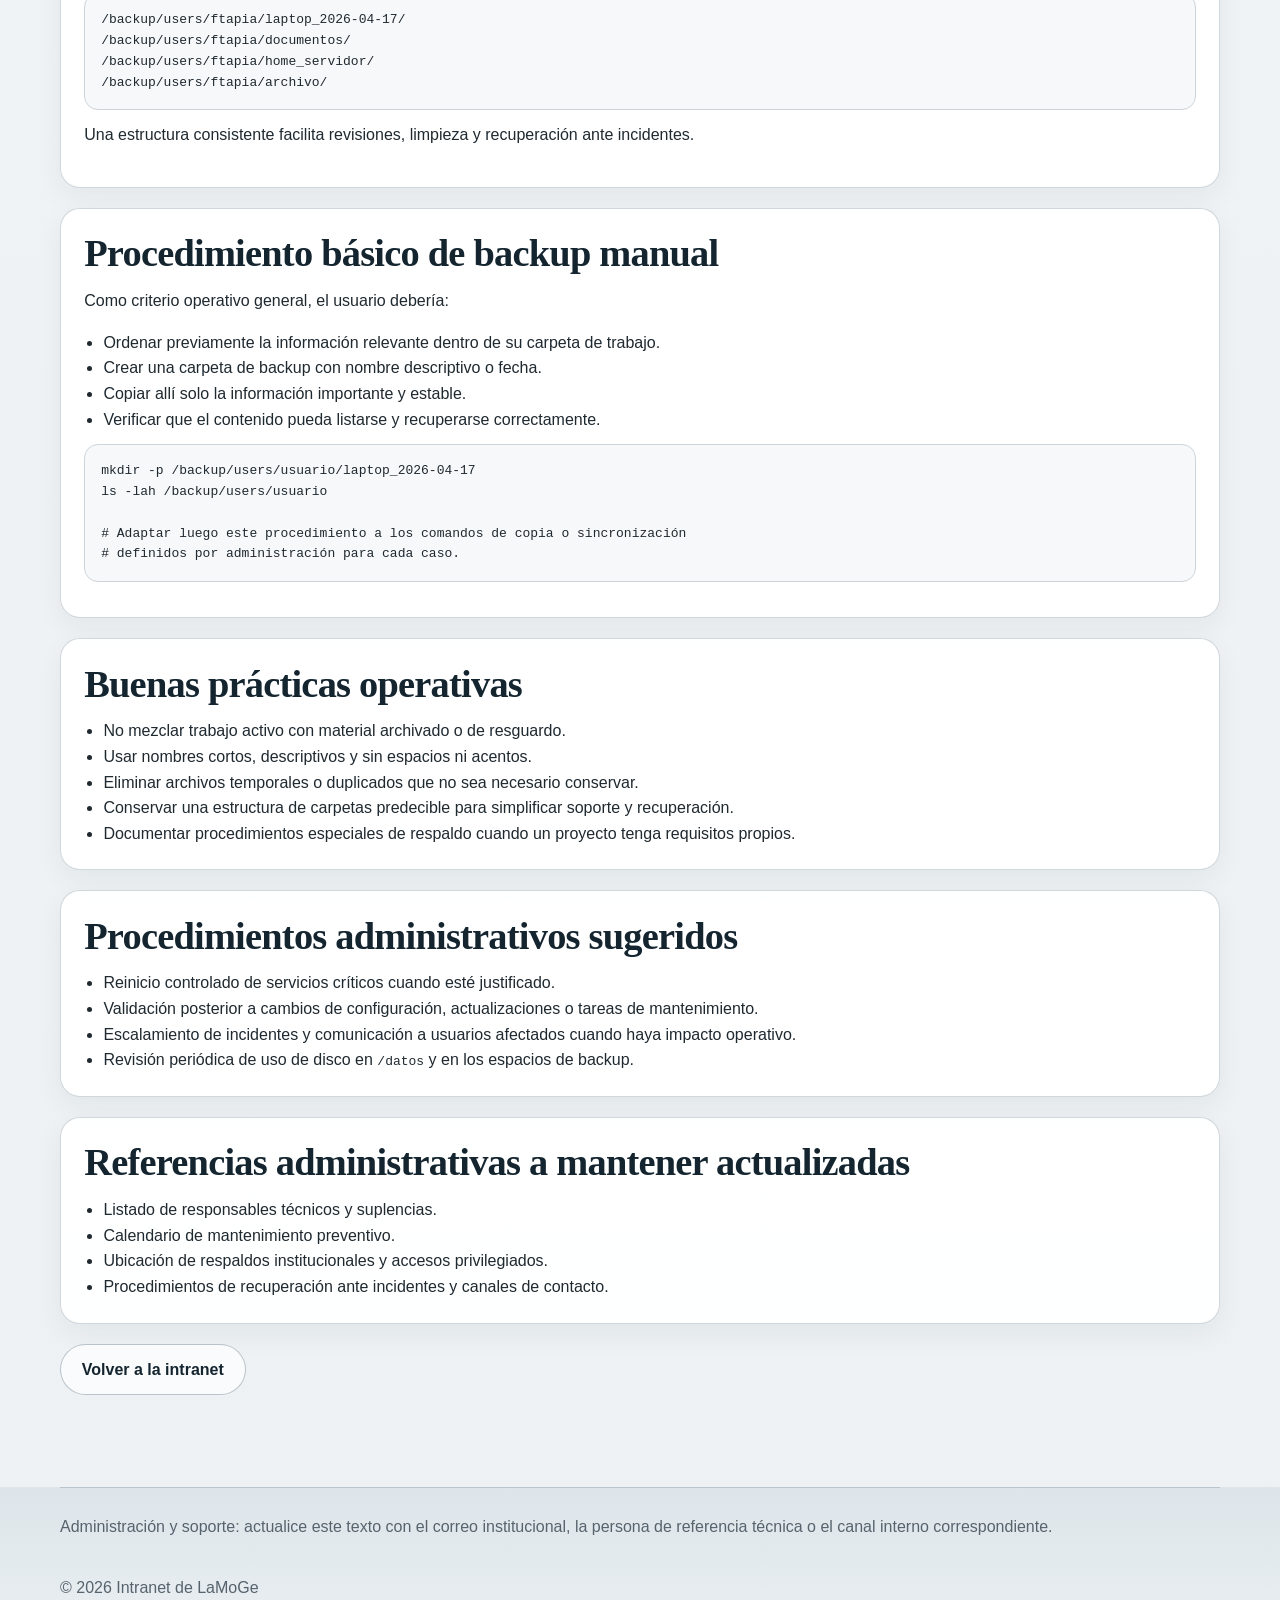
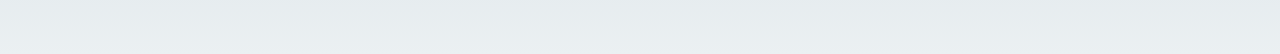
<file: docs/administracion.html>
<!DOCTYPE html>
<html lang="es">
<head>
  <meta charset="utf-8">
  <meta name="viewport" content="width=device-width, initial-scale=1">
  <title>Diagnóstico y administración | Intranet de LaMoGe</title>
  <meta
    name="description"
    content="Documentación interna para diagnóstico del servidor y procedimientos administrativos de LaMoGe."
  >
  <link rel="stylesheet" href="../styles.css">
</head>
<body id="top">
  <a class="skip-link" href="#main-content">Saltar al contenido principal</a>

  <header class="site-header">
    <div class="container header-inner">
      <a class="brand" href="../index.html" aria-label="Volver al inicio de la intranet de LaMoGe">
        <img src="../assets/lamoge-logo.png" alt="Logo de LaMoGe" width="108" height="108">
        <span class="brand-text">
          <span class="brand-name">Intranet LaMoGe</span>
          <span class="brand-subtitle">Portal de acceso a servicios y documentación del laboratorio</span>
        </span>
      </a>
    </div>
  </header>

  <main id="main-content" class="doc-page">
    <section class="section">
      <div class="container">
        <div class="section-heading">
          <p class="eyebrow">Documentación</p>
          <h1>Diagnóstico del servidor y procedimientos administrativos</h1>
          <p>
            Esta guía resume criterios básicos de operación, verificación y respaldo para la infraestructura del
            laboratorio, con foco en el uso correcto de cuentas personales, rutas de trabajo y carpetas de backup.
          </p>
        </div>

        <article class="doc-card">
          <h2>Chequeos básicos del entorno</h2>
          <ul class="doc-list">
            <li>Disponibilidad de CPU, memoria, disco y conectividad.</li>
            <li>Estado de servicios críticos y puertos publicados.</li>
            <li>Alertas, registros del sistema y eventos recientes.</li>
          </ul>
        </article>

        <article class="doc-card">
          <h2>Rutas de trabajo y resguardo</h2>
          <p>Para cada usuario existen dos espacios con funciones distintas:</p>
          <ul class="doc-list">
            <li><code>/datos/usuario</code>: trabajo activo, proyectos en curso, scripts, resultados y datos de uso cotidiano.</li>
            <li><code>/backup/users/usuario</code>: copias de seguridad, archivo de versiones estables y resguardo de información importante.</li>
          </ul>
          <p>La carpeta de backup no debería utilizarse como espacio de trabajo habitual.</p>
        </article>

        <article class="doc-card">
          <h2>Qué conviene respaldar</h2>
          <ul class="doc-list">
            <li>Documentos importantes, planillas, manuscritos y materiales de tesis o artículos.</li>
            <li>Scripts, configuraciones relevantes y proyectos en curso.</li>
            <li>Exportaciones de bases de datos y resultados consolidados.</li>
            <li>Fotografías, datos de campo y material técnico difícil de reproducir.</li>
            <li>Copias del contenido importante de la computadora personal o del home del servidor.</li>
          </ul>
        </article>

        <article class="doc-card">
          <h2>Qué no conviene respaldar</h2>
          <ul class="doc-list">
            <li>Carpetas temporales o de trabajo transitorio.</li>
            <li>Cachés, descargas innecesarias y archivos duplicados.</li>
            <li>Programas instalados o material que pueda regenerarse fácilmente.</li>
            <li>Resultados intermedios irrelevantes o archivos sin valor operativo.</li>
          </ul>
        </article>

        <article class="doc-card">
          <h2>Organización sugerida para backups</h2>
          <p>Se recomienda guardar los respaldos dentro de subcarpetas claras, con fecha o propósito bien identificable.</p>
          <pre class="doc-code"><code>/backup/users/ftapia/laptop_2026-04-17/
/backup/users/ftapia/documentos/
/backup/users/ftapia/home_servidor/
/backup/users/ftapia/archivo/</code></pre>
          <p>Una estructura consistente facilita revisiones, limpieza y recuperación ante incidentes.</p>
        </article>

        <article class="doc-card">
          <h2>Procedimiento básico de backup manual</h2>
          <p>Como criterio operativo general, el usuario debería:</p>
          <ul class="doc-list">
            <li>Ordenar previamente la información relevante dentro de su carpeta de trabajo.</li>
            <li>Crear una carpeta de backup con nombre descriptivo o fecha.</li>
            <li>Copiar allí solo la información importante y estable.</li>
            <li>Verificar que el contenido pueda listarse y recuperarse correctamente.</li>
          </ul>
          <pre class="doc-code"><code>mkdir -p /backup/users/usuario/laptop_2026-04-17
ls -lah /backup/users/usuario

# Adaptar luego este procedimiento a los comandos de copia o sincronización
# definidos por administración para cada caso.</code></pre>
        </article>

        <article class="doc-card">
          <h2>Buenas prácticas operativas</h2>
          <ul class="doc-list">
            <li>No mezclar trabajo activo con material archivado o de resguardo.</li>
            <li>Usar nombres cortos, descriptivos y sin espacios ni acentos.</li>
            <li>Eliminar archivos temporales o duplicados que no sea necesario conservar.</li>
            <li>Conservar una estructura de carpetas predecible para simplificar soporte y recuperación.</li>
            <li>Documentar procedimientos especiales de respaldo cuando un proyecto tenga requisitos propios.</li>
          </ul>
        </article>

        <article class="doc-card">
          <h2>Procedimientos administrativos sugeridos</h2>
          <ul class="doc-list">
            <li>Reinicio controlado de servicios críticos cuando esté justificado.</li>
            <li>Validación posterior a cambios de configuración, actualizaciones o tareas de mantenimiento.</li>
            <li>Escalamiento de incidentes y comunicación a usuarios afectados cuando haya impacto operativo.</li>
            <li>Revisión periódica de uso de disco en <code>/datos</code> y en los espacios de backup.</li>
          </ul>
        </article>

        <article class="doc-card">
          <h2>Referencias administrativas a mantener actualizadas</h2>
          <ul class="doc-list">
            <li>Listado de responsables técnicos y suplencias.</li>
            <li>Calendario de mantenimiento preventivo.</li>
            <li>Ubicación de respaldos institucionales y accesos privilegiados.</li>
            <li>Procedimientos de recuperación ante incidentes y canales de contacto.</li>
          </ul>
        </article>

        <p><a class="button button-secondary" href="../index.html">Volver a la intranet</a></p>
      </div>
    </section>
  </main>

  <footer class="site-footer">
    <div class="container footer-inner">
      <p>Administración y soporte: actualice este texto con el correo institucional, la persona de referencia técnica o el canal interno correspondiente.</p>
      <p>&copy; <span data-current-year></span> Intranet de LaMoGe</p>
    </div>
  </footer>

  <script src="../script.js"></script>
</body>
</html>
</file>
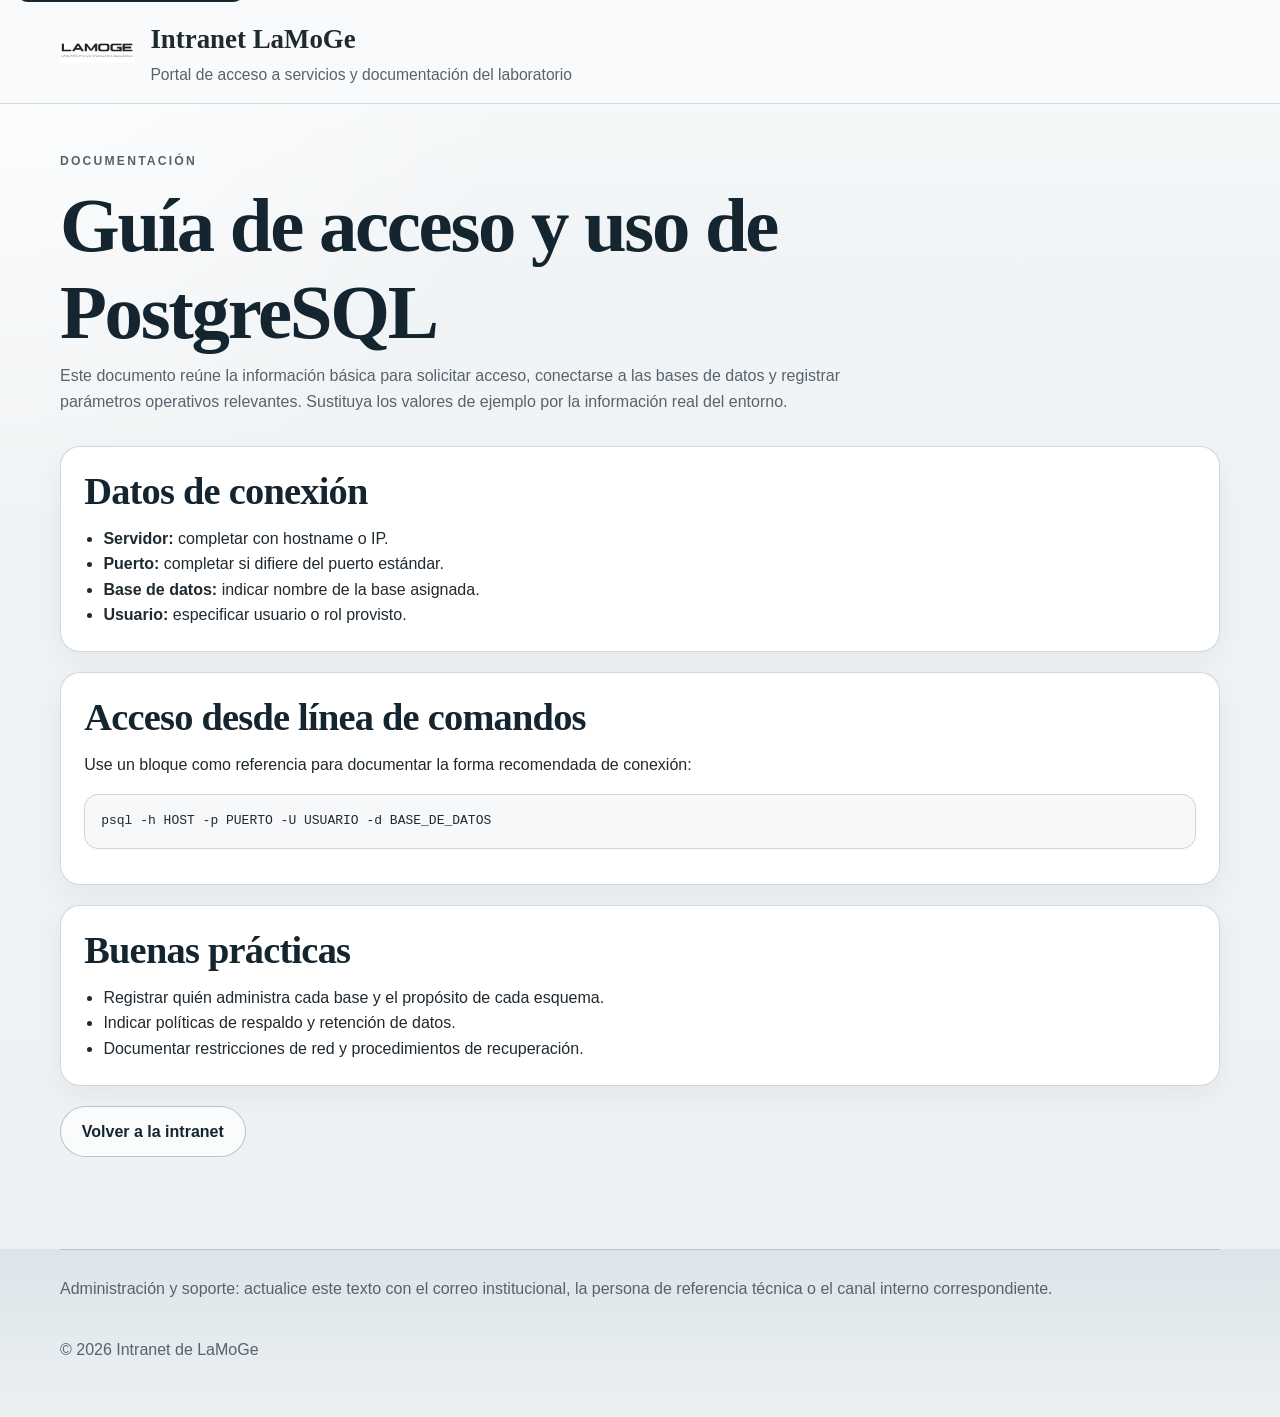
<file: docs/postgresql.html>
<!DOCTYPE html>
<html lang="es">
<head>
  <meta charset="utf-8">
  <meta name="viewport" content="width=device-width, initial-scale=1">
  <title>Guía de PostgreSQL | Intranet de LaMoGe</title>
  <meta
    name="description"
    content="Guía interna de acceso y uso de PostgreSQL en la infraestructura de LaMoGe."
  >
  <link rel="stylesheet" href="../styles.css">
</head>
<body id="top">
  <a class="skip-link" href="#main-content">Saltar al contenido principal</a>

  <header class="site-header">
    <div class="container header-inner">
      <a class="brand" href="../index.html" aria-label="Volver al inicio de la intranet de LaMoGe">
        <img src="../assets/lamoge-logo.png" alt="Logo de LaMoGe" width="108" height="108">
        <span class="brand-text">
          <span class="brand-name">Intranet LaMoGe</span>
          <span class="brand-subtitle">Portal de acceso a servicios y documentación del laboratorio</span>
        </span>
      </a>
    </div>
  </header>

  <main id="main-content" class="doc-page">
    <section class="section">
      <div class="container">
        <div class="section-heading">
          <p class="eyebrow">Documentación</p>
          <h1>Guía de acceso y uso de PostgreSQL</h1>
          <p>
            Este documento reúne la información básica para solicitar acceso, conectarse a las bases de datos y
            registrar parámetros operativos relevantes. Sustituya los valores de ejemplo por la información real
            del entorno.
          </p>
        </div>

        <article class="doc-card">
          <h2>Datos de conexión</h2>
          <ul class="doc-list">
            <li><strong>Servidor:</strong> completar con hostname o IP.</li>
            <li><strong>Puerto:</strong> completar si difiere del puerto estándar.</li>
            <li><strong>Base de datos:</strong> indicar nombre de la base asignada.</li>
            <li><strong>Usuario:</strong> especificar usuario o rol provisto.</li>
          </ul>
        </article>

        <article class="doc-card">
          <h2>Acceso desde línea de comandos</h2>
          <p>Use un bloque como referencia para documentar la forma recomendada de conexión:</p>
          <pre class="doc-code"><code>psql -h HOST -p PUERTO -U USUARIO -d BASE_DE_DATOS</code></pre>
        </article>

        <article class="doc-card">
          <h2>Buenas prácticas</h2>
          <ul class="doc-list">
            <li>Registrar quién administra cada base y el propósito de cada esquema.</li>
            <li>Indicar políticas de respaldo y retención de datos.</li>
            <li>Documentar restricciones de red y procedimientos de recuperación.</li>
          </ul>
        </article>

        <p><a class="button button-secondary" href="../index.html">Volver a la intranet</a></p>
      </div>
    </section>
  </main>

  <footer class="site-footer">
    <div class="container footer-inner">
      <p>Administración y soporte: actualice este texto con el correo institucional, la persona de referencia técnica o el canal interno correspondiente.</p>
      <p>&copy; <span data-current-year></span> Intranet de LaMoGe</p>
    </div>
  </footer>

  <script src="../script.js"></script>
</body>
</html>
</file>
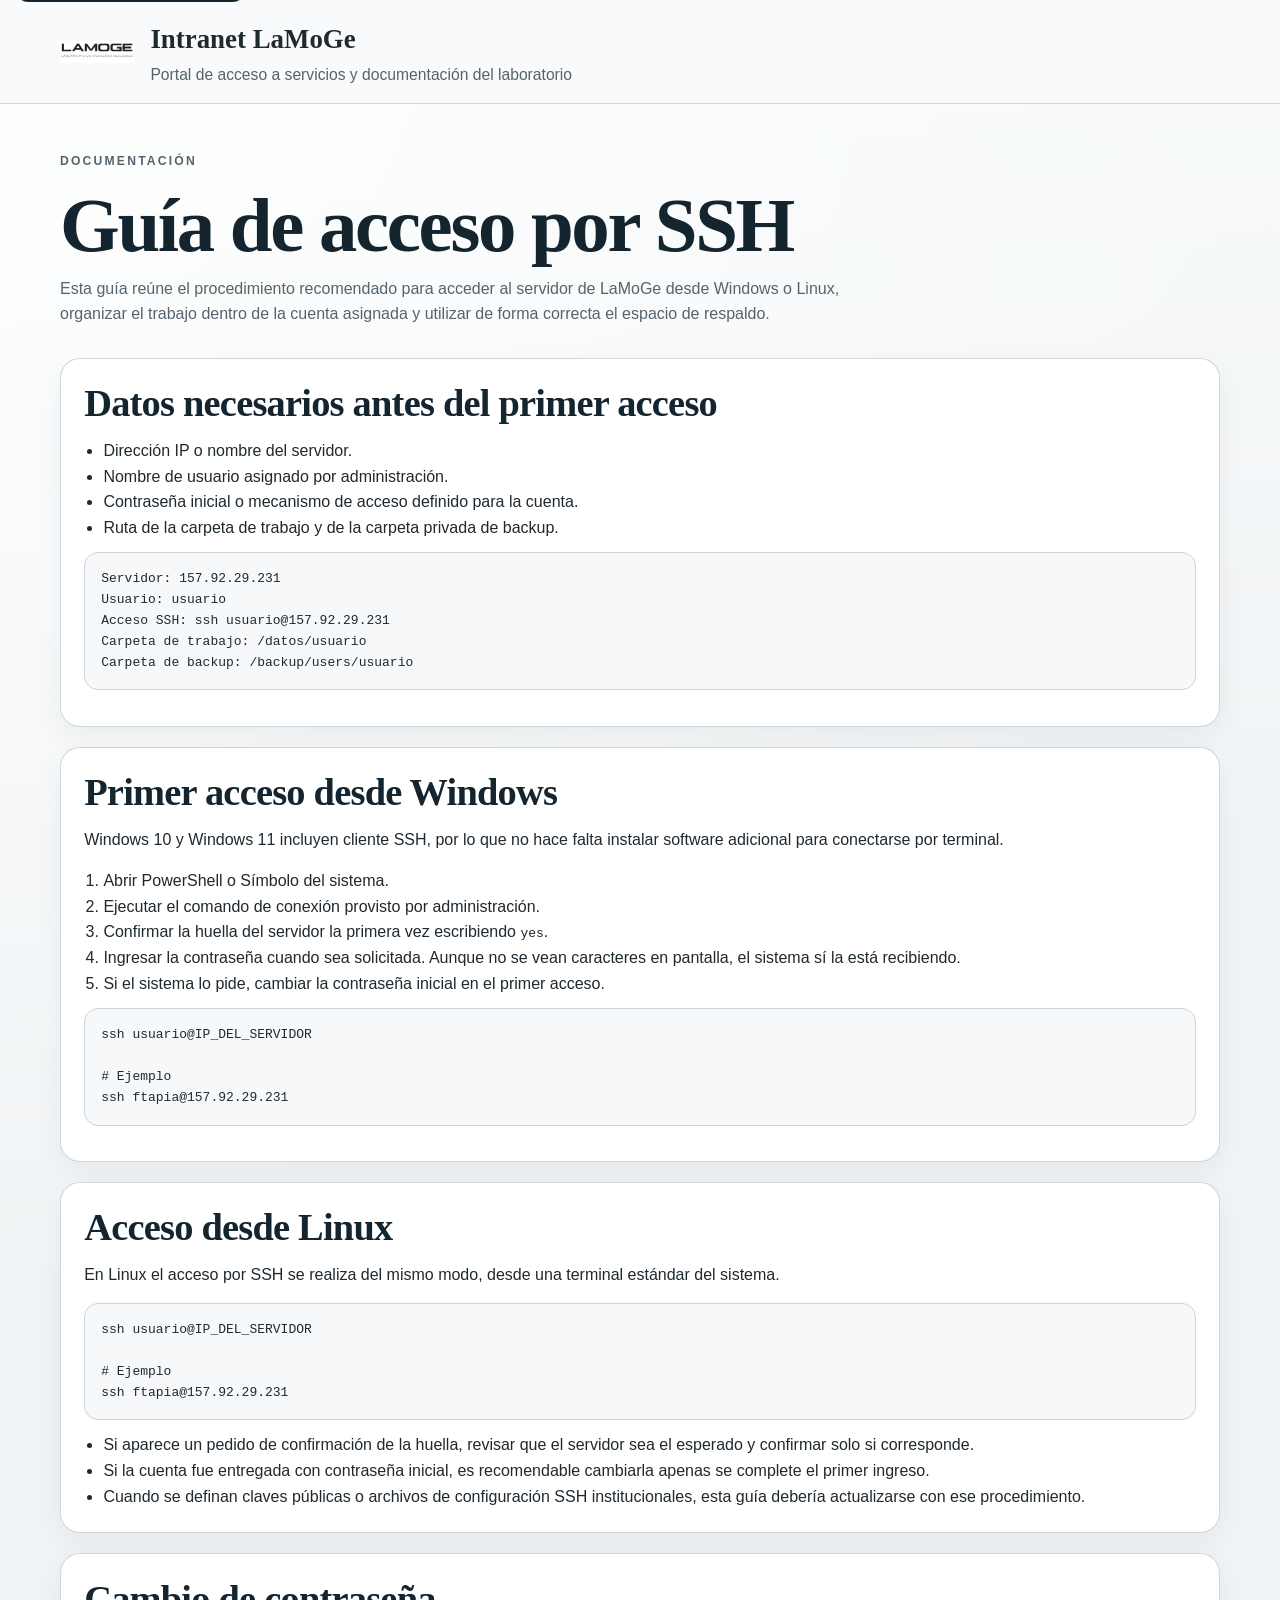
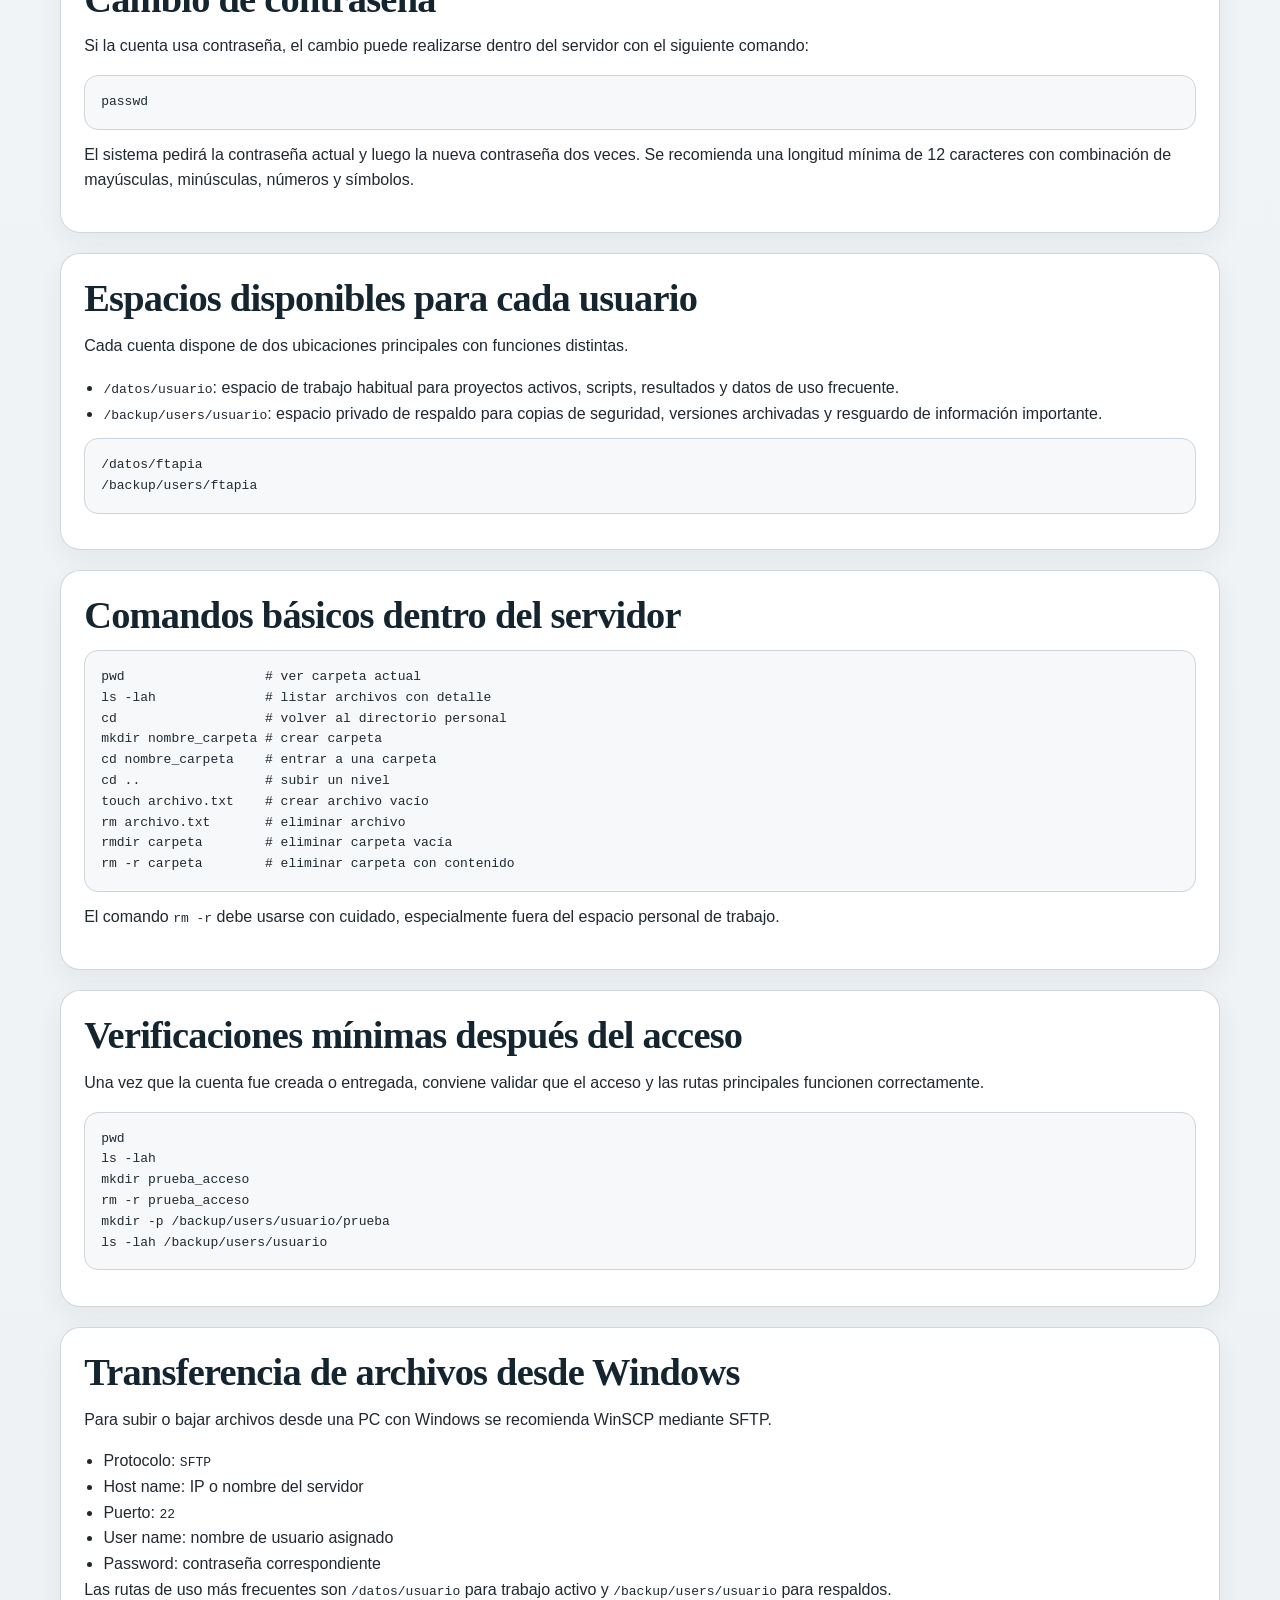
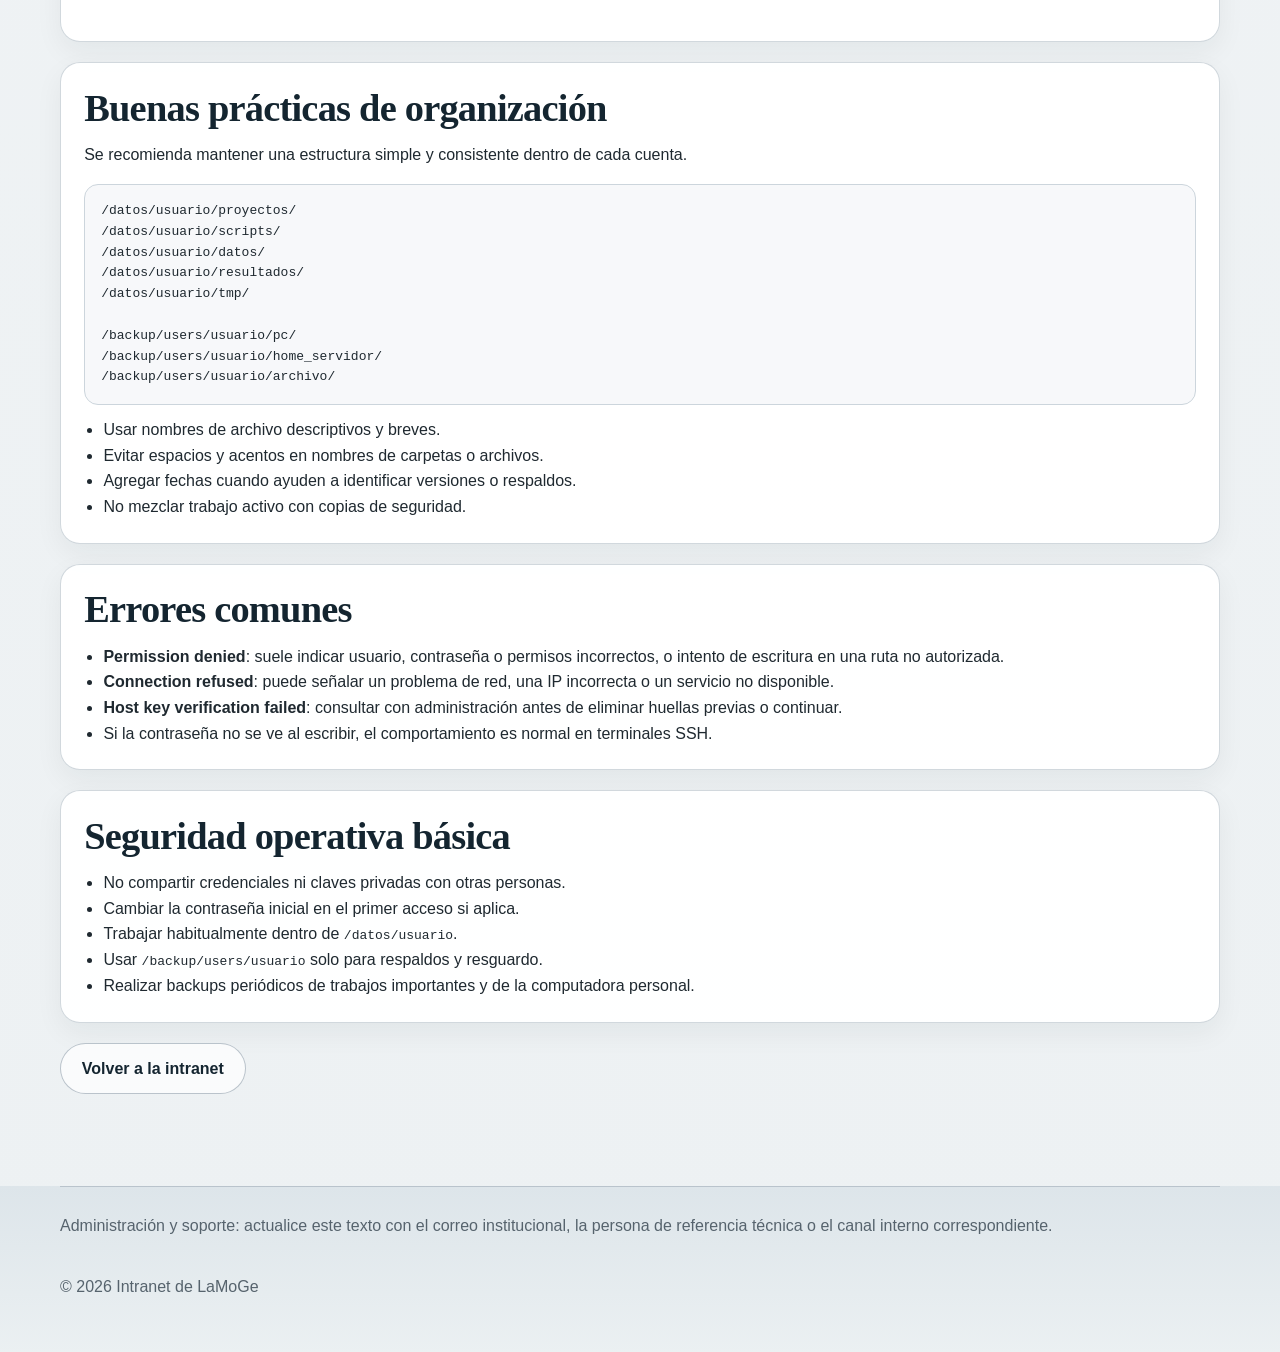
<file: docs/ssh.html>
<!DOCTYPE html>
<html lang="es">
<head>
  <meta charset="utf-8">
  <meta name="viewport" content="width=device-width, initial-scale=1">
  <title>Guía de SSH | Intranet de LaMoGe</title>
  <meta
    name="description"
    content="Guía interna de acceso por SSH para la infraestructura de LaMoGe."
  >
  <link rel="stylesheet" href="../styles.css">
</head>
<body id="top">
  <a class="skip-link" href="#main-content">Saltar al contenido principal</a>

  <header class="site-header">
    <div class="container header-inner">
      <a class="brand" href="../index.html" aria-label="Volver al inicio de la intranet de LaMoGe">
        <img src="../assets/lamoge-logo.png" alt="Logo de LaMoGe" width="108" height="108">
        <span class="brand-text">
          <span class="brand-name">Intranet LaMoGe</span>
          <span class="brand-subtitle">Portal de acceso a servicios y documentación del laboratorio</span>
        </span>
      </a>
    </div>
  </header>

  <main id="main-content" class="doc-page">
    <section class="section">
      <div class="container">
        <div class="section-heading">
          <p class="eyebrow">Documentación</p>
          <h1>Guía de acceso por SSH</h1>
          <p>
            Esta guía reúne el procedimiento recomendado para acceder al servidor de LaMoGe desde Windows o Linux,
            organizar el trabajo dentro de la cuenta asignada y utilizar de forma correcta el espacio de respaldo.
          </p>
        </div>

        <article class="doc-card">
          <h2>Datos necesarios antes del primer acceso</h2>
          <ul class="doc-list">
            <li>Dirección IP o nombre del servidor.</li>
            <li>Nombre de usuario asignado por administración.</li>
            <li>Contraseña inicial o mecanismo de acceso definido para la cuenta.</li>
            <li>Ruta de la carpeta de trabajo y de la carpeta privada de backup.</li>
          </ul>
          <pre class="doc-code"><code>Servidor: 157.92.29.231
Usuario: usuario
Acceso SSH: ssh usuario@157.92.29.231
Carpeta de trabajo: /datos/usuario
Carpeta de backup: /backup/users/usuario</code></pre>
        </article>

        <article class="doc-card">
          <h2>Primer acceso desde Windows</h2>
          <p>Windows 10 y Windows 11 incluyen cliente SSH, por lo que no hace falta instalar software adicional para conectarse por terminal.</p>
          <ol class="doc-list">
            <li>Abrir PowerShell o Símbolo del sistema.</li>
            <li>Ejecutar el comando de conexión provisto por administración.</li>
            <li>Confirmar la huella del servidor la primera vez escribiendo <code>yes</code>.</li>
            <li>Ingresar la contraseña cuando sea solicitada. Aunque no se vean caracteres en pantalla, el sistema sí la está recibiendo.</li>
            <li>Si el sistema lo pide, cambiar la contraseña inicial en el primer acceso.</li>
          </ol>
          <pre class="doc-code"><code>ssh usuario@IP_DEL_SERVIDOR

# Ejemplo
ssh ftapia@157.92.29.231</code></pre>
        </article>

        <article class="doc-card">
          <h2>Acceso desde Linux</h2>
          <p>En Linux el acceso por SSH se realiza del mismo modo, desde una terminal estándar del sistema.</p>
          <pre class="doc-code"><code>ssh usuario@IP_DEL_SERVIDOR

# Ejemplo
ssh ftapia@157.92.29.231</code></pre>
          <ul class="doc-list">
            <li>Si aparece un pedido de confirmación de la huella, revisar que el servidor sea el esperado y confirmar solo si corresponde.</li>
            <li>Si la cuenta fue entregada con contraseña inicial, es recomendable cambiarla apenas se complete el primer ingreso.</li>
            <li>Cuando se definan claves públicas o archivos de configuración SSH institucionales, esta guía debería actualizarse con ese procedimiento.</li>
          </ul>
        </article>

        <article class="doc-card">
          <h2>Cambio de contraseña</h2>
          <p>Si la cuenta usa contraseña, el cambio puede realizarse dentro del servidor con el siguiente comando:</p>
          <pre class="doc-code"><code>passwd</code></pre>
          <p>El sistema pedirá la contraseña actual y luego la nueva contraseña dos veces. Se recomienda una longitud mínima de 12 caracteres con combinación de mayúsculas, minúsculas, números y símbolos.</p>
        </article>

        <article class="doc-card">
          <h2>Espacios disponibles para cada usuario</h2>
          <p>Cada cuenta dispone de dos ubicaciones principales con funciones distintas.</p>
          <ul class="doc-list">
            <li><code>/datos/usuario</code>: espacio de trabajo habitual para proyectos activos, scripts, resultados y datos de uso frecuente.</li>
            <li><code>/backup/users/usuario</code>: espacio privado de respaldo para copias de seguridad, versiones archivadas y resguardo de información importante.</li>
          </ul>
          <pre class="doc-code"><code>/datos/ftapia
/backup/users/ftapia</code></pre>
        </article>

        <article class="doc-card">
          <h2>Comandos básicos dentro del servidor</h2>
          <pre class="doc-code"><code>pwd                  # ver carpeta actual
ls -lah              # listar archivos con detalle
cd                   # volver al directorio personal
mkdir nombre_carpeta # crear carpeta
cd nombre_carpeta    # entrar a una carpeta
cd ..                # subir un nivel
touch archivo.txt    # crear archivo vacío
rm archivo.txt       # eliminar archivo
rmdir carpeta        # eliminar carpeta vacía
rm -r carpeta        # eliminar carpeta con contenido</code></pre>
          <p>El comando <code>rm -r</code> debe usarse con cuidado, especialmente fuera del espacio personal de trabajo.</p>
        </article>

        <article class="doc-card">
          <h2>Verificaciones mínimas después del acceso</h2>
          <p>Una vez que la cuenta fue creada o entregada, conviene validar que el acceso y las rutas principales funcionen correctamente.</p>
          <pre class="doc-code"><code>pwd
ls -lah
mkdir prueba_acceso
rm -r prueba_acceso
mkdir -p /backup/users/usuario/prueba
ls -lah /backup/users/usuario</code></pre>
        </article>

        <article class="doc-card">
          <h2>Transferencia de archivos desde Windows</h2>
          <p>Para subir o bajar archivos desde una PC con Windows se recomienda WinSCP mediante SFTP.</p>
          <ul class="doc-list">
            <li>Protocolo: <code>SFTP</code></li>
            <li>Host name: IP o nombre del servidor</li>
            <li>Puerto: <code>22</code></li>
            <li>User name: nombre de usuario asignado</li>
            <li>Password: contraseña correspondiente</li>
          </ul>
          <p>Las rutas de uso más frecuentes son <code>/datos/usuario</code> para trabajo activo y <code>/backup/users/usuario</code> para respaldos.</p>
        </article>

        <article class="doc-card">
          <h2>Buenas prácticas de organización</h2>
          <p>Se recomienda mantener una estructura simple y consistente dentro de cada cuenta.</p>
          <pre class="doc-code"><code>/datos/usuario/proyectos/
/datos/usuario/scripts/
/datos/usuario/datos/
/datos/usuario/resultados/
/datos/usuario/tmp/

/backup/users/usuario/pc/
/backup/users/usuario/home_servidor/
/backup/users/usuario/archivo/</code></pre>
          <ul class="doc-list">
            <li>Usar nombres de archivo descriptivos y breves.</li>
            <li>Evitar espacios y acentos en nombres de carpetas o archivos.</li>
            <li>Agregar fechas cuando ayuden a identificar versiones o respaldos.</li>
            <li>No mezclar trabajo activo con copias de seguridad.</li>
          </ul>
        </article>

        <article class="doc-card">
          <h2>Errores comunes</h2>
          <ul class="doc-list">
            <li><strong>Permission denied</strong>: suele indicar usuario, contraseña o permisos incorrectos, o intento de escritura en una ruta no autorizada.</li>
            <li><strong>Connection refused</strong>: puede señalar un problema de red, una IP incorrecta o un servicio no disponible.</li>
            <li><strong>Host key verification failed</strong>: consultar con administración antes de eliminar huellas previas o continuar.</li>
            <li>Si la contraseña no se ve al escribir, el comportamiento es normal en terminales SSH.</li>
          </ul>
        </article>

        <article class="doc-card">
          <h2>Seguridad operativa básica</h2>
          <ul class="doc-list">
            <li>No compartir credenciales ni claves privadas con otras personas.</li>
            <li>Cambiar la contraseña inicial en el primer acceso si aplica.</li>
            <li>Trabajar habitualmente dentro de <code>/datos/usuario</code>.</li>
            <li>Usar <code>/backup/users/usuario</code> solo para respaldos y resguardo.</li>
            <li>Realizar backups periódicos de trabajos importantes y de la computadora personal.</li>
          </ul>
        </article>

        <p><a class="button button-secondary" href="../index.html">Volver a la intranet</a></p>
      </div>
    </section>
  </main>

  <footer class="site-footer">
    <div class="container footer-inner">
      <p>Administración y soporte: actualice este texto con el correo institucional, la persona de referencia técnica o el canal interno correspondiente.</p>
      <p>&copy; <span data-current-year></span> Intranet de LaMoGe</p>
    </div>
  </footer>

  <script src="../script.js"></script>
</body>
</html>
</file>
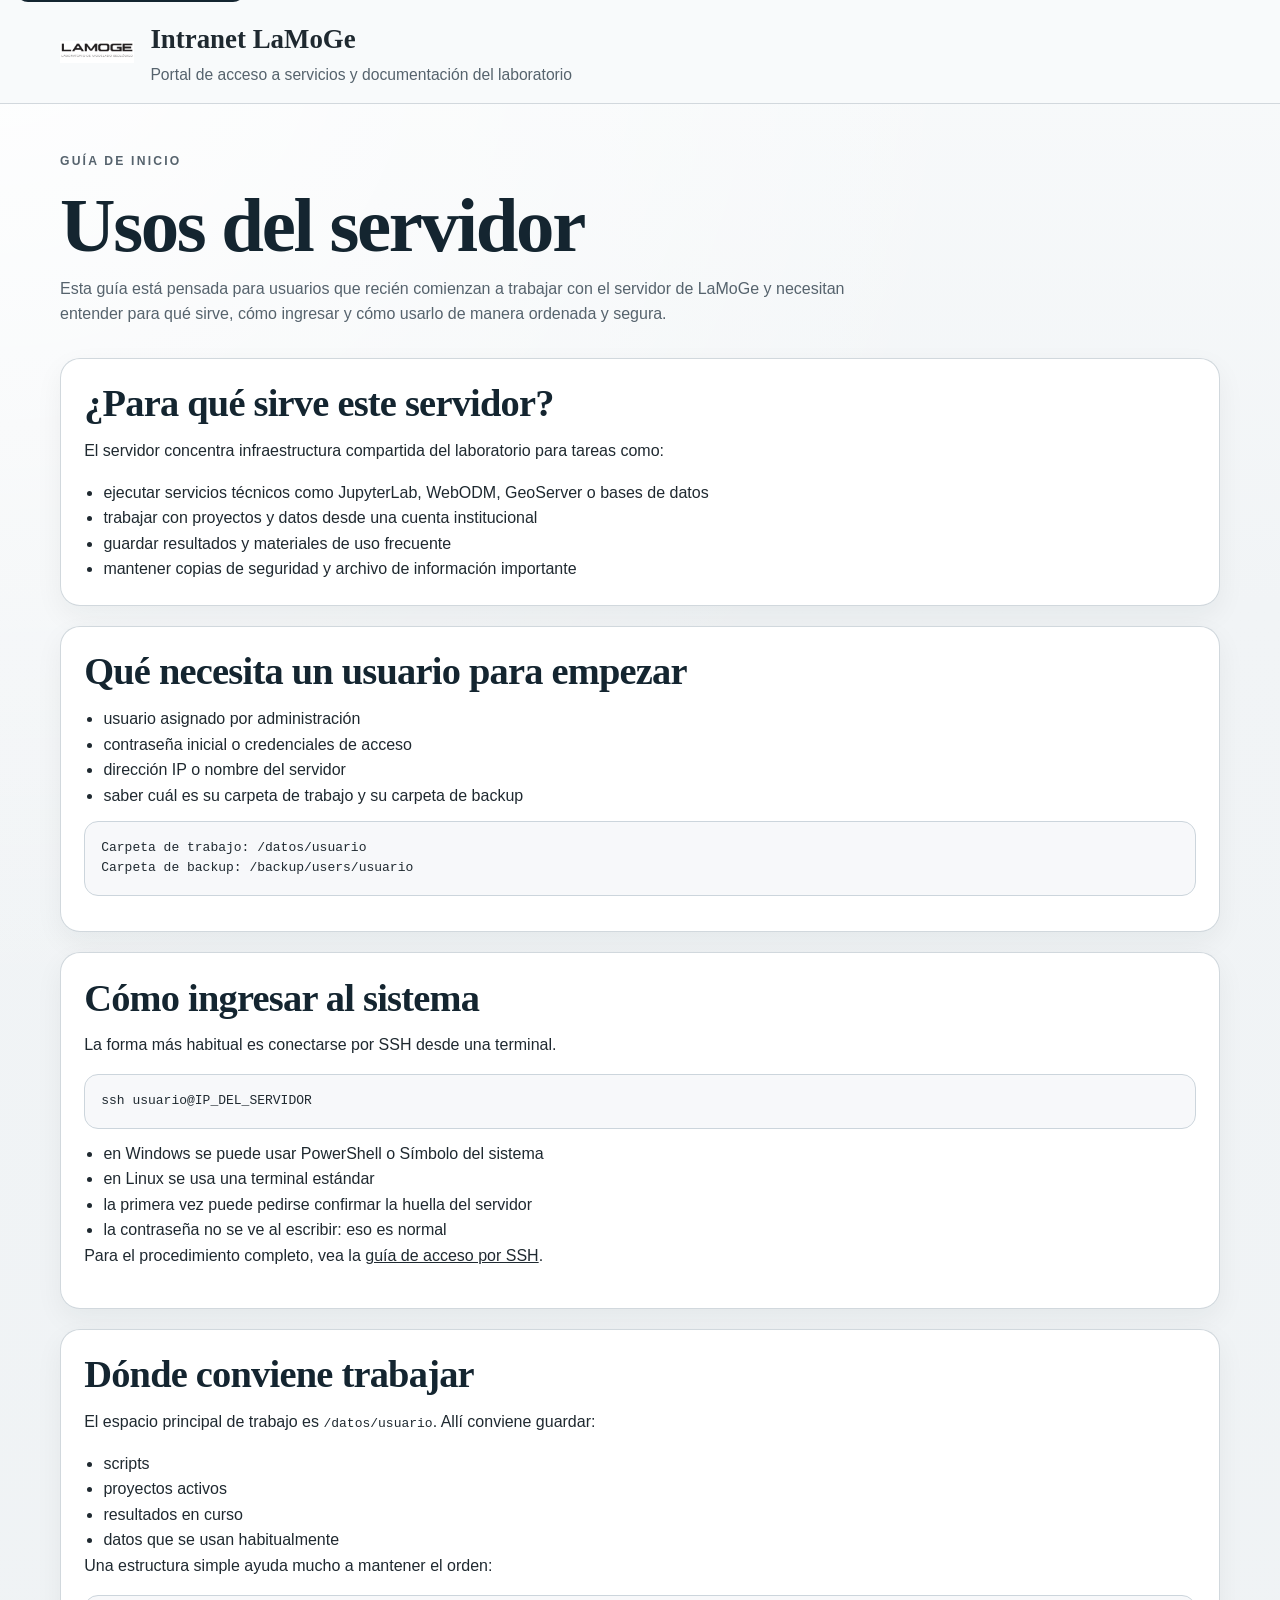
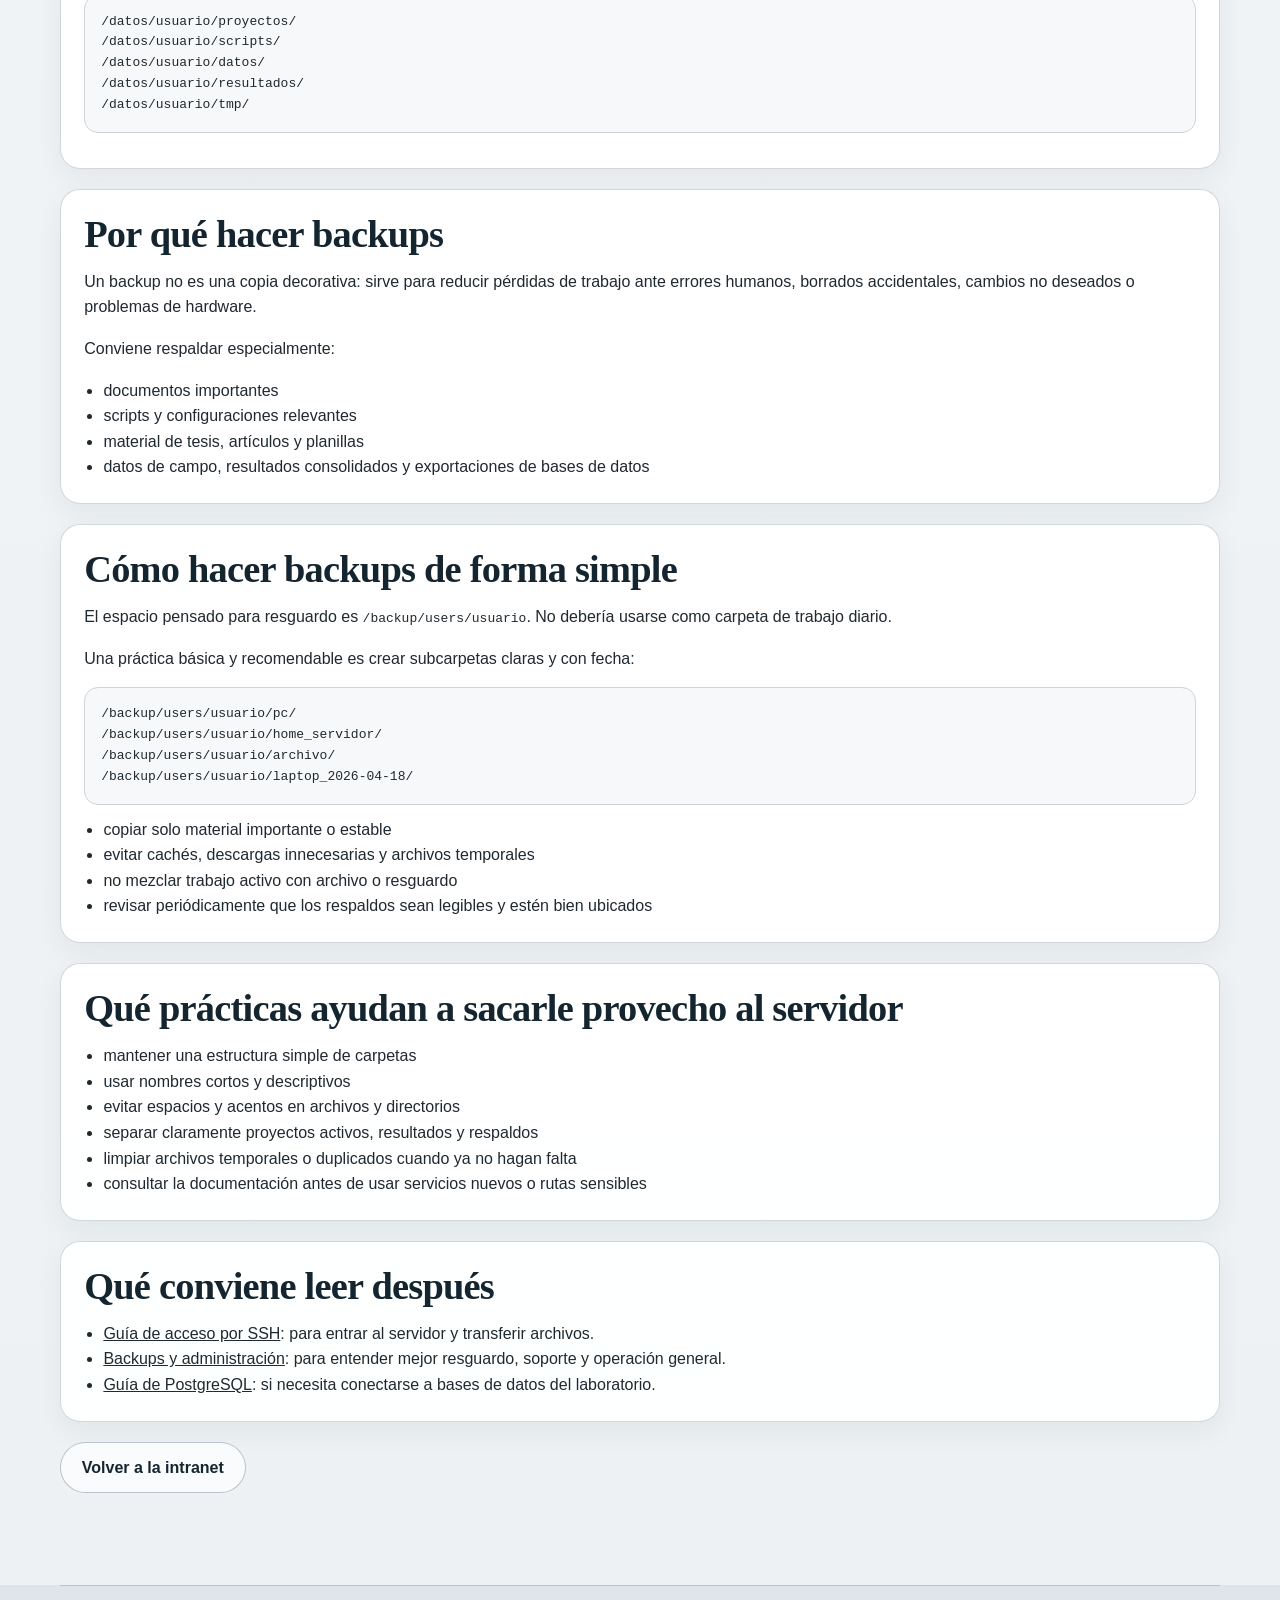
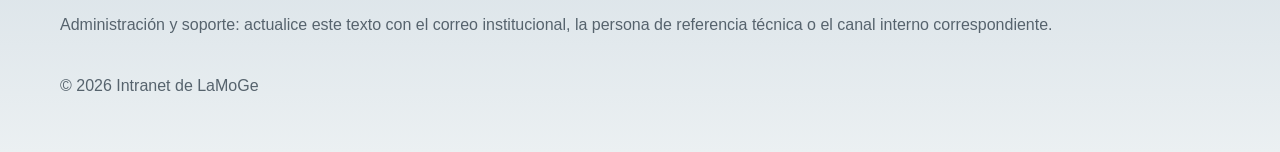
<file: docs/usos-servidor.html>
<!DOCTYPE html>
<html lang="es">
<head>
  <meta charset="utf-8">
  <meta name="viewport" content="width=device-width, initial-scale=1">
  <title>Usos del servidor | Intranet de LaMoGe</title>
  <meta
    name="description"
    content="Guía básica de uso del servidor de LaMoGe para usuarios del laboratorio."
  >
  <link rel="stylesheet" href="../styles.css">
</head>
<body id="top">
  <a class="skip-link" href="#main-content">Saltar al contenido principal</a>

  <header class="site-header">
    <div class="container header-inner">
      <a class="brand" href="../index.html" aria-label="Volver al inicio de la intranet de LaMoGe">
        <img src="../assets/lamoge-logo.png" alt="Logo de LaMoGe" width="108" height="108">
        <span class="brand-text">
          <span class="brand-name">Intranet LaMoGe</span>
          <span class="brand-subtitle">Portal de acceso a servicios y documentación del laboratorio</span>
        </span>
      </a>
    </div>
  </header>

  <main id="main-content" class="doc-page">
    <section class="section">
      <div class="container">
        <div class="section-heading">
          <p class="eyebrow">Guía de inicio</p>
          <h1>Usos del servidor</h1>
          <p>
            Esta guía está pensada para usuarios que recién comienzan a trabajar con el servidor de LaMoGe y
            necesitan entender para qué sirve, cómo ingresar y cómo usarlo de manera ordenada y segura.
          </p>
        </div>

        <article class="doc-card">
          <h2>¿Para qué sirve este servidor?</h2>
          <p>El servidor concentra infraestructura compartida del laboratorio para tareas como:</p>
          <ul class="doc-list">
            <li>ejecutar servicios técnicos como JupyterLab, WebODM, GeoServer o bases de datos</li>
            <li>trabajar con proyectos y datos desde una cuenta institucional</li>
            <li>guardar resultados y materiales de uso frecuente</li>
            <li>mantener copias de seguridad y archivo de información importante</li>
          </ul>
        </article>

        <article class="doc-card">
          <h2>Qué necesita un usuario para empezar</h2>
          <ul class="doc-list">
            <li>usuario asignado por administración</li>
            <li>contraseña inicial o credenciales de acceso</li>
            <li>dirección IP o nombre del servidor</li>
            <li>saber cuál es su carpeta de trabajo y su carpeta de backup</li>
          </ul>
          <pre class="doc-code"><code>Carpeta de trabajo: /datos/usuario
Carpeta de backup: /backup/users/usuario</code></pre>
        </article>

        <article class="doc-card">
          <h2>Cómo ingresar al sistema</h2>
          <p>La forma más habitual es conectarse por SSH desde una terminal.</p>
          <pre class="doc-code"><code>ssh usuario@IP_DEL_SERVIDOR</code></pre>
          <ul class="doc-list">
            <li>en Windows se puede usar PowerShell o Símbolo del sistema</li>
            <li>en Linux se usa una terminal estándar</li>
            <li>la primera vez puede pedirse confirmar la huella del servidor</li>
            <li>la contraseña no se ve al escribir: eso es normal</li>
          </ul>
          <p>Para el procedimiento completo, vea la <a href="ssh.html">guía de acceso por SSH</a>.</p>
        </article>

        <article class="doc-card">
          <h2>Dónde conviene trabajar</h2>
          <p>El espacio principal de trabajo es <code>/datos/usuario</code>. Allí conviene guardar:</p>
          <ul class="doc-list">
            <li>scripts</li>
            <li>proyectos activos</li>
            <li>resultados en curso</li>
            <li>datos que se usan habitualmente</li>
          </ul>
          <p>Una estructura simple ayuda mucho a mantener el orden:</p>
          <pre class="doc-code"><code>/datos/usuario/proyectos/
/datos/usuario/scripts/
/datos/usuario/datos/
/datos/usuario/resultados/
/datos/usuario/tmp/</code></pre>
        </article>

        <article class="doc-card">
          <h2>Por qué hacer backups</h2>
          <p>Un backup no es una copia decorativa: sirve para reducir pérdidas de trabajo ante errores humanos, borrados accidentales, cambios no deseados o problemas de hardware.</p>
          <p>Conviene respaldar especialmente:</p>
          <ul class="doc-list">
            <li>documentos importantes</li>
            <li>scripts y configuraciones relevantes</li>
            <li>material de tesis, artículos y planillas</li>
            <li>datos de campo, resultados consolidados y exportaciones de bases de datos</li>
          </ul>
        </article>

        <article class="doc-card">
          <h2>Cómo hacer backups de forma simple</h2>
          <p>El espacio pensado para resguardo es <code>/backup/users/usuario</code>. No debería usarse como carpeta de trabajo diario.</p>
          <p>Una práctica básica y recomendable es crear subcarpetas claras y con fecha:</p>
          <pre class="doc-code"><code>/backup/users/usuario/pc/
/backup/users/usuario/home_servidor/
/backup/users/usuario/archivo/
/backup/users/usuario/laptop_2026-04-18/</code></pre>
          <ul class="doc-list">
            <li>copiar solo material importante o estable</li>
            <li>evitar cachés, descargas innecesarias y archivos temporales</li>
            <li>no mezclar trabajo activo con archivo o resguardo</li>
            <li>revisar periódicamente que los respaldos sean legibles y estén bien ubicados</li>
          </ul>
        </article>

        <article class="doc-card">
          <h2>Qué prácticas ayudan a sacarle provecho al servidor</h2>
          <ul class="doc-list">
            <li>mantener una estructura simple de carpetas</li>
            <li>usar nombres cortos y descriptivos</li>
            <li>evitar espacios y acentos en archivos y directorios</li>
            <li>separar claramente proyectos activos, resultados y respaldos</li>
            <li>limpiar archivos temporales o duplicados cuando ya no hagan falta</li>
            <li>consultar la documentación antes de usar servicios nuevos o rutas sensibles</li>
          </ul>
        </article>

        <article class="doc-card">
          <h2>Qué conviene leer después</h2>
          <ul class="doc-list">
            <li><a href="ssh.html">Guía de acceso por SSH</a>: para entrar al servidor y transferir archivos.</li>
            <li><a href="administracion.html">Backups y administración</a>: para entender mejor resguardo, soporte y operación general.</li>
            <li><a href="postgresql.html">Guía de PostgreSQL</a>: si necesita conectarse a bases de datos del laboratorio.</li>
          </ul>
        </article>

        <p><a class="button button-secondary" href="../index.html">Volver a la intranet</a></p>
      </div>
    </section>
  </main>

  <footer class="site-footer">
    <div class="container footer-inner">
      <p>Administración y soporte: actualice este texto con el correo institucional, la persona de referencia técnica o el canal interno correspondiente.</p>
      <p>&copy; <span data-current-year></span> Intranet de LaMoGe</p>
    </div>
  </footer>

  <script src="../script.js"></script>
</body>
</html>
</file>
<file: styles.css>
/* Tokens */
:root {
  --bg: #edf1f3;
  --bg-deep: #d8e0e6;
  --surface: #ffffff;
  --surface-soft: #f6f8f9;
  --surface-strong: #e4ebef;
  --text: #1f2930;
  --muted: #56636d;
  --muted-strong: #33414d;
  --line: #ccd5dc;
  --line-strong: #a7b3be;
  --primary: #203746;
  --primary-soft: #e4ebf0;
  --primary-deep: #142530;
  --accent: #8a6a3d;
  --accent-soft: #f2ece1;
  --shadow-sm: 0 10px 28px rgba(20, 31, 40, 0.055);
  --shadow-md: 0 18px 38px rgba(20, 31, 40, 0.075);
  --radius-sm: 12px;
  --radius: 20px;
  --container: 1160px;
}

/* Base */
*,
*::before,
*::after {
  box-sizing: border-box;
}

html {
  scroll-behavior: smooth;
}

body {
  margin: 0;
  font-family: "Source Sans 3", "Segoe UI", "Helvetica Neue", Arial, sans-serif;
  color: var(--text);
  background:
    radial-gradient(circle at top left, rgba(255, 255, 255, 0.86), transparent 28%),
    linear-gradient(180deg, #f8fafb 0%, #f1f4f6 18%, var(--bg) 100%);
  line-height: 1.6;
}

img {
  display: block;
  max-width: 100%;
}

a {
  color: inherit;
}

input,
button,
a {
  -webkit-tap-highlight-color: transparent;
}

:focus-visible {
  outline: 3px solid rgba(35, 56, 71, 0.24);
  outline-offset: 3px;
}

[hidden] {
  display: none !important;
}

body.is-locked {
  overflow: hidden;
}

/* Layout */
.container {
  width: min(calc(100% - 2rem), var(--container));
  margin: 0 auto;
}

.header-inner,
.footer-inner,
.hero-grid,
.service-tools,
.resources-grid,
.support-panel {
  display: grid;
  gap: 1.5rem;
}

.section {
  padding: 2.75rem 0 4.75rem;
}

.section-muted {
  border-top: 1px solid rgba(174, 185, 194, 0.55);
  border-bottom: 1px solid rgba(174, 185, 194, 0.55);
  background: linear-gradient(180deg, rgba(245, 247, 248, 0.9), rgba(232, 237, 240, 0.76));
}

.page-shell {
  transition: filter 0.18s ease, opacity 0.18s ease;
}

body.is-locked .page-shell {
  filter: blur(10px) saturate(0.8);
  opacity: 0.34;
  pointer-events: none;
  user-select: none;
}

/* Typography */
h1,
h2,
h3,
h4,
p {
  margin-top: 0;
}

h1,
h2,
h3,
.brand-name,
.footer-title {
  font-family: "Baskerville", "Iowan Old Style", "Palatino Linotype", Georgia, serif;
}

h1,
h2,
h3,
h4 {
  line-height: 1.14;
  color: var(--primary-deep);
}

h1 {
  margin-bottom: 0.4rem;
  font-size: clamp(2.8rem, 6vw, 4.8rem);
  letter-spacing: -0.03em;
}

h2 {
  font-size: clamp(1.8rem, 3vw, 2.8rem);
  letter-spacing: -0.02em;
}

h3 {
  font-size: clamp(1.35rem, 2.2vw, 1.75rem);
}

h4 {
  margin-bottom: 0.25rem;
  font-size: 1.25rem;
}

.eyebrow {
  margin-bottom: 0.65rem;
  color: var(--muted);
  font-size: 0.76rem;
  font-weight: 700;
  letter-spacing: 0.18em;
  text-transform: uppercase;
}

.brand-kicker,
.brand-subtitle,
.hero-subtitle,
.hero-text,
.section-heading p,
.group-heading p,
.service-card p,
.support-panel p,
.resource-card p,
.site-footer p,
.hero-facts dd {
  color: var(--muted);
}

/* Reusable */
.skip-link {
  position: absolute;
  top: -3rem;
  left: 1rem;
  z-index: 100;
  padding: 0.75rem 1rem;
  border-radius: 0.75rem;
  background: var(--primary-deep);
  color: #fff;
}

.skip-link:focus {
  top: 1rem;
}

.button,
.card-button,
.copy-button {
  display: inline-flex;
  align-items: center;
  justify-content: center;
  border-radius: 999px;
  font: inherit;
  font-weight: 700;
  text-decoration: none;
  transition:
    transform 0.2s ease,
    background-color 0.2s ease,
    border-color 0.2s ease,
    color 0.2s ease,
    box-shadow 0.2s ease;
}

.button:hover,
.button:focus-visible,
.card-button:hover,
.card-button:focus-visible,
.copy-button:hover,
.copy-button:focus-visible {
  transform: translateY(-1px);
}

.button {
  min-height: 3rem;
  padding: 0.75rem 1.3rem;
}

.button-primary,
.card-button-primary {
  border: 1px solid transparent;
  background: var(--primary);
  color: #fff;
  box-shadow: 0 8px 18px rgba(35, 56, 71, 0.14);
}

.button-primary:hover,
.button-primary:focus-visible,
.card-button-primary:hover,
.card-button-primary:focus-visible {
  background: var(--primary-deep);
}

.button-secondary {
  border: 1px solid rgba(174, 185, 194, 0.85);
  background: rgba(255, 255, 255, 0.72);
  color: var(--primary-deep);
}

.card-button,
.copy-button {
  min-height: 2.7rem;
  padding: 0.7rem 1rem;
}

.copy-button {
  border: 1px solid var(--line);
  background: var(--surface-soft);
  color: var(--muted-strong);
  cursor: pointer;
}

.copy-button.is-copied {
  border-color: rgba(35, 56, 71, 0.26);
  background: var(--primary-soft);
  color: var(--primary-deep);
}

.hero-panel,
.service-card,
.guide-card,
.resource-card,
.support-panel {
  border: 1px solid rgba(174, 185, 194, 0.56);
  border-radius: var(--radius);
  background: rgba(255, 255, 255, 0.96);
  box-shadow: var(--shadow-sm);
}

/* Access gate */
.access-gate {
  position: fixed;
  inset: 0;
  z-index: 80;
  display: grid;
  place-items: center;
  padding: 1.25rem;
  background:
    linear-gradient(180deg, rgba(20, 37, 48, 0.44), rgba(20, 37, 48, 0.56)),
    radial-gradient(circle at top, rgba(255, 255, 255, 0.08), transparent 48%);
}

body:not(.is-locked) .access-gate {
  display: none;
}

.access-gate-dialog {
  position: relative;
  width: min(100%, 34rem);
  padding: 1.9rem;
  border: 1px solid rgba(174, 185, 194, 0.78);
  border-radius: 24px;
  background:
    linear-gradient(180deg, rgba(252, 253, 253, 0.99), rgba(245, 248, 249, 0.98));
  box-shadow: 0 28px 70px rgba(11, 20, 27, 0.22);
}

.access-gate-dialog::before {
  content: "";
  position: absolute;
  inset: 0 0 auto 0;
  height: 5px;
  border-radius: 24px 24px 0 0;
  background: linear-gradient(90deg, var(--primary-deep), #365266, var(--accent));
}

.access-gate-header {
  padding-bottom: 1.05rem;
  border-bottom: 1px solid rgba(174, 185, 194, 0.42);
}

.access-gate-brand {
  display: grid;
  grid-template-columns: auto minmax(0, 1fr);
  gap: 1rem;
  align-items: center;
}

.access-gate-brand img {
  width: 4rem;
  height: auto;
}

.access-gate-kicker {
  margin-bottom: 0.28rem;
  color: var(--muted);
  font-size: 0.83rem;
  font-weight: 700;
  letter-spacing: 0.08em;
  text-transform: uppercase;
}

.access-gate-dialog h2 {
  margin-bottom: 0;
  font-size: clamp(1.7rem, 4vw, 2.3rem);
}

.access-gate-body {
  padding: 1.1rem 0 1rem;
}

.access-gate-text,
.access-gate-note {
  color: var(--muted);
}

.access-gate-text {
  margin-bottom: 0.9rem;
  font-size: 1rem;
}

.access-gate-note {
  margin-bottom: 0;
  padding-left: 0.9rem;
  border-left: 2px solid rgba(138, 106, 61, 0.38);
  font-size: 0.94rem;
}

.access-gate-form {
  display: grid;
  gap: 0.95rem;
  padding-top: 0.15rem;
}

.access-field input {
  min-height: 3.1rem;
  border-radius: 14px;
  background: rgba(255, 255, 255, 0.96);
}

.access-submit {
  width: 100%;
  min-height: 3.05rem;
}

.access-feedback {
  min-height: 1.35rem;
  margin-bottom: 0;
  color: #8b2f2f;
  font-size: 0.94rem;
  font-weight: 600;
}

.access-feedback.is-success {
  color: #355a45;
}

/* Institutional band */
.site-banner {
  background: linear-gradient(90deg, #142530, #1d3341);
  color: rgba(255, 255, 255, 0.84);
}

.site-banner-inner {
  display: flex;
  flex-wrap: wrap;
  justify-content: space-between;
  gap: 0.5rem 1rem;
  padding: 0.55rem 0;
  font-size: 0.78rem;
  letter-spacing: 0.06em;
  text-transform: uppercase;
}

.site-banner-inner p {
  margin-bottom: 0;
}

/* Header */
.site-header {
  position: sticky;
  top: 0;
  z-index: 30;
  border-bottom: 1px solid rgba(174, 185, 194, 0.52);
  background: rgba(248, 250, 251, 0.94);
  backdrop-filter: blur(14px);
}

.header-inner {
  grid-template-columns: minmax(0, 1fr) auto;
  align-items: center;
  padding: 1.1rem 0 1rem;
}

.brand {
  display: inline-flex;
  align-items: center;
  gap: 1.05rem;
  text-decoration: none;
}

.brand img {
  width: 4.6rem;
  height: auto;
  flex-shrink: 0;
}

.brand-text {
  display: grid;
  gap: 0.08rem;
}

.brand-kicker {
  font-size: 0.82rem;
  letter-spacing: 0.08em;
  text-transform: uppercase;
}

.brand-name {
  font-size: 1.68rem;
  font-weight: 700;
}

.brand-subtitle {
  max-width: 35rem;
  font-size: 0.98rem;
}

.header-side {
  display: grid;
  justify-items: end;
  gap: 0.45rem;
}

.header-context {
  margin-bottom: 0;
  color: var(--muted);
  font-size: 0.82rem;
  letter-spacing: 0.08em;
  text-transform: uppercase;
}

.site-nav ul {
  display: flex;
  flex-wrap: wrap;
  gap: 0.8rem 1.1rem;
  margin: 0;
  padding: 0;
  list-style: none;
}

.site-nav a {
  position: relative;
  color: var(--muted-strong);
  font-weight: 700;
  text-decoration: none;
}

.site-nav a::after {
  content: "";
  position: absolute;
  right: 0;
  bottom: -0.25rem;
  left: 0;
  height: 1px;
  background: currentColor;
  transform: scaleX(0);
  transform-origin: center;
  transition: transform 0.2s ease;
}

.site-nav a:hover::after,
.site-nav a:focus-visible::after {
  transform: scaleX(1);
}

/* Notice */
.access-notice {
  padding-top: 1.15rem;
}

.access-notice-inner {
  display: flex;
  flex-wrap: wrap;
  align-items: center;
  gap: 0.75rem 1rem;
  padding: 0.9rem 1.05rem;
  border: 1px solid rgba(138, 106, 61, 0.24);
  border-left: 3px solid var(--accent);
  border-radius: var(--radius-sm);
  background: linear-gradient(180deg, rgba(242, 236, 225, 0.78), rgba(255, 255, 255, 0.92));
  box-shadow: 0 10px 24px rgba(31, 40, 48, 0.04);
}

.access-notice-inner p {
  margin-bottom: 0;
}

.notice-label {
  display: inline-flex;
  align-items: center;
  min-height: 2rem;
  padding: 0.2rem 0.7rem;
  border-radius: 999px;
  background: rgba(138, 106, 61, 0.12);
  color: #6b512e;
  font-size: 0.82rem;
  font-weight: 700;
  letter-spacing: 0.05em;
  text-transform: uppercase;
}

/* Hero */
.hero {
  padding: 2.1rem 0 3rem;
}

.hero-shell {
  position: relative;
}

.hero-shell::before {
  content: "";
  position: absolute;
  inset: 0;
  border-radius: 28px;
  background:
    linear-gradient(135deg, rgba(228, 235, 240, 0.94), rgba(248, 250, 251, 0.96)),
    linear-gradient(90deg, rgba(35, 56, 71, 0.05), transparent);
  pointer-events: none;
}

.hero-grid {
  position: relative;
  grid-template-columns: minmax(0, 1.45fr) minmax(300px, 0.85fr);
  align-items: stretch;
  gap: 2rem;
  padding: 2.65rem;
}

.hero-copy {
  max-width: 46rem;
}

.hero-subtitle {
  margin-bottom: 1rem;
  font-size: 1.2rem;
  font-weight: 600;
  color: var(--muted-strong);
}

.hero-text {
  max-width: 42rem;
  margin-bottom: 0;
  font-size: 1.06rem;
}

.hero-highlights {
  display: grid;
  gap: 0.55rem;
  margin: 1.35rem 0 0;
  padding: 0;
  list-style: none;
}

.hero-highlights li {
  position: relative;
  padding-left: 1rem;
  color: var(--muted-strong);
}

.hero-highlights li::before {
  content: "";
  position: absolute;
  top: 0.62rem;
  left: 0;
  width: 0.38rem;
  height: 0.38rem;
  border-radius: 999px;
  background: var(--accent);
}

.hero-actions {
  display: flex;
  flex-wrap: wrap;
  gap: 0.9rem;
  margin-top: 1.6rem;
}

.hero-panel {
  padding: 1.55rem;
  background:
    linear-gradient(180deg, rgba(255, 255, 255, 0.99), rgba(243, 247, 249, 0.98));
}

.hero-panel-heading {
  margin-bottom: 1rem;
}

.hero-facts {
  display: grid;
  gap: 1rem;
  margin: 0;
}

.hero-facts div {
  padding-top: 1rem;
  border-top: 1px solid rgba(174, 185, 194, 0.45);
}

.hero-facts div:first-child {
  padding-top: 0;
  border-top: 0;
}

.hero-facts dt {
  margin-bottom: 0.2rem;
  font-weight: 700;
  color: var(--primary-deep);
}

.hero-facts dd {
  margin: 0;
}

/* Services */
.section-heading {
  max-width: 52rem;
  margin-bottom: 1.95rem;
}

.section-heading-compact {
  margin-bottom: 0;
}

.service-tools {
  grid-template-columns: minmax(0, 1.5fr) auto;
  align-items: end;
  margin-bottom: 1.1rem;
}

.search-field {
  display: grid;
  gap: 0.5rem;
}

.search-label {
  font-size: 0.94rem;
  font-weight: 700;
  color: var(--muted-strong);
}

.search-field input {
  width: 100%;
  min-height: 3rem;
  padding: 0.82rem 1rem;
  border: 1px solid var(--line);
  border-radius: 14px;
  background: rgba(255, 255, 255, 0.92);
  color: var(--text);
  font: inherit;
  box-shadow: inset 0 1px 0 rgba(255, 255, 255, 0.5);
}

.search-field input::placeholder {
  color: #7b8791;
}

.filter-group {
  display: inline-flex;
  flex-wrap: wrap;
  gap: 0.6rem;
}

.filter-chip {
  min-height: 2.7rem;
  padding: 0.65rem 1rem;
  border: 1px solid var(--line);
  border-radius: 999px;
  background: rgba(255, 255, 255, 0.88);
  color: var(--muted-strong);
  font: inherit;
  font-weight: 700;
  cursor: pointer;
  transition:
    background-color 0.18s ease,
    border-color 0.18s ease,
    color 0.18s ease,
    box-shadow 0.18s ease;
}

.filter-chip:hover,
.filter-chip:focus-visible {
  border-color: var(--line-strong);
  background: var(--surface-soft);
}

.filter-chip.is-active {
  border-color: rgba(35, 56, 71, 0.16);
  background: var(--primary-soft);
  color: var(--primary-deep);
  box-shadow: inset 0 0 0 1px rgba(35, 56, 71, 0.02);
}

.filter-status,
.no-results {
  margin: 0 0 1.3rem;
  color: var(--muted);
  font-size: 0.96rem;
}

.service-group + .service-group {
  margin-top: 3.25rem;
}

.group-heading {
  max-width: 50rem;
  margin-bottom: 1.35rem;
}

.group-heading p:last-child {
  margin-bottom: 0;
}

/* Server status */
.status-shell {
  display: grid;
  grid-template-columns: minmax(0, 1.5fr) minmax(300px, 0.82fr);
  gap: 1.5rem;
  align-items: start;
}

.status-grid {
  display: grid;
  grid-template-columns: repeat(2, minmax(0, 1fr));
  gap: 1.2rem;
}

.status-card,
.status-services-card {
  border: 1px solid rgba(174, 185, 194, 0.56);
  border-radius: var(--radius);
  background: rgba(255, 255, 255, 0.95);
  box-shadow: var(--shadow-sm);
}

.status-card {
  padding: 1.35rem;
}

.status-card-compact {
  min-height: 100%;
}

.status-services-card {
  padding: 1.4rem;
}

.status-card-head {
  display: flex;
  flex-wrap: wrap;
  justify-content: space-between;
  gap: 0.75rem;
  align-items: center;
  margin-bottom: 0.95rem;
}

.status-card-head h3 {
  margin-bottom: 0;
  font-size: 1.16rem;
}

.status-pill {
  display: inline-flex;
  align-items: center;
  min-height: 1.9rem;
  padding: 0.2rem 0.7rem;
  border-radius: 999px;
  border: 1px solid rgba(174, 185, 194, 0.72);
  background: rgba(255, 255, 255, 0.92);
  color: var(--muted-strong);
  font-size: 0.82rem;
  font-weight: 700;
}

.status-pill.status-good {
  background: #e8f0ea;
  border-color: #b6cbbd;
  color: #2f5b42;
}

.status-pill.status-warn {
  background: #f3ede1;
  border-color: #d7c6a3;
  color: #7a5c2c;
}

.status-pill.status-critical {
  background: #f5e6e4;
  border-color: #d8b5af;
  color: #8a3d35;
}

.status-value {
  margin-bottom: 0.65rem;
  color: var(--primary-deep);
  font-family: "Baskerville", "Iowan Old Style", "Palatino Linotype", Georgia, serif;
  font-size: clamp(1.65rem, 3vw, 2.3rem);
  line-height: 1.05;
}

.status-meter {
  height: 0.7rem;
  margin-bottom: 0.65rem;
  border-radius: 999px;
  background: #e8edf0;
  overflow: hidden;
}

.status-meter span {
  display: block;
  height: 100%;
  border-radius: inherit;
  background: linear-gradient(90deg, #496579, #2e495b);
}

.status-meter span.status-warn {
  background: linear-gradient(90deg, #a27e43, #7f6333);
}

.status-meter span.status-critical {
  background: linear-gradient(90deg, #a14a40, #7f342d);
}

.status-help,
.status-updated,
.status-fallback {
  margin-bottom: 0;
  color: var(--muted);
}

.status-help {
  font-size: 0.95rem;
}

.service-health-list {
  display: grid;
  gap: 0.7rem;
  margin: 0 0 1rem;
  padding: 0;
  list-style: none;
}

.service-health-list li {
  display: flex;
  align-items: center;
  justify-content: space-between;
  gap: 0.8rem;
  padding-bottom: 0.65rem;
  border-bottom: 1px solid rgba(174, 185, 194, 0.34);
}

.service-health-list li:last-child {
  padding-bottom: 0;
  border-bottom: 0;
}

.service-health-list strong {
  display: inline-flex;
  align-items: center;
  min-height: 1.85rem;
  padding: 0.1rem 0.65rem;
  border-radius: 999px;
  border: 1px solid rgba(174, 185, 194, 0.72);
  font-size: 0.8rem;
  font-weight: 700;
}

.service-health-list strong.status-good {
  background: #e8f0ea;
  border-color: #b6cbbd;
  color: #2f5b42;
}

.service-health-list strong.status-warn {
  background: #f3ede1;
  border-color: #d7c6a3;
  color: #7a5c2c;
}

.service-health-list strong.status-critical {
  background: #f5e6e4;
  border-color: #d8b5af;
  color: #8a3d35;
}

.status-fallback {
  margin-top: 0.85rem;
  color: #8a3d35;
  font-weight: 600;
}

.card-grid {
  display: grid;
  grid-template-columns: repeat(2, minmax(0, 1fr));
  gap: 1.5rem;
}

.service-card {
  display: flex;
  flex-direction: column;
  gap: 1.05rem;
  min-height: 100%;
  padding: 1.45rem;
  border-color: rgba(174, 185, 194, 0.62);
  background:
    linear-gradient(180deg, rgba(248, 250, 251, 0.96), rgba(255, 255, 255, 0.98) 22%);
  transition:
    box-shadow 0.18s ease,
    border-color 0.18s ease;
}

.service-card:hover,
.service-card:focus-within {
  border-color: rgba(35, 56, 71, 0.18);
  box-shadow: 0 14px 32px rgba(20, 31, 40, 0.07);
}

.card-topline {
  display: flex;
  flex-wrap: wrap;
  justify-content: space-between;
  gap: 0.6rem;
  padding-bottom: 0.9rem;
  border-bottom: 1px solid rgba(174, 185, 194, 0.34);
}

.service-badge,
.service-meta {
  display: inline-flex;
  align-items: center;
  min-height: 1.9rem;
  padding: 0.2rem 0.7rem;
  border-radius: 999px;
  font-size: 0.82rem;
}

.service-badge {
  background: #e8eef2;
  color: var(--primary-deep);
  font-weight: 700;
}

.service-meta {
  border: 1px solid rgba(174, 185, 194, 0.8);
  color: var(--muted);
}

.service-brand {
  display: grid;
  grid-template-columns: auto minmax(0, 1fr);
  gap: 1rem;
  align-items: center;
}

.service-tagline {
  margin: 0;
  font-size: 0.95rem;
  color: var(--muted);
}

.card-icon {
  position: relative;
  display: inline-grid;
  place-items: center;
  align-items: center;
  justify-content: center;
  width: 4.2rem;
  height: 4.2rem;
  flex: 0 0 4.2rem;
  border: 1px solid rgba(174, 185, 194, 0.72);
  border-radius: 16px;
  background: linear-gradient(180deg, #fdfefe, #edf2f4);
  color: var(--primary-deep);
  overflow: hidden;
}

.service-glyph {
  width: 2.55rem;
  height: 2.55rem;
}

.service-glyph * {
  fill: none;
  stroke: currentColor;
  stroke-width: 1.9;
  stroke-linecap: round;
  stroke-linejoin: round;
}

.service-glyph .service-dot {
  fill: currentColor;
  stroke: none;
}

.card-icon-jupyter {
  background: linear-gradient(180deg, #fffaf5, #f1eee7);
  color: #9a6429;
}

.card-icon-webodm {
  background: linear-gradient(180deg, #f8fbfc, #ecf2f2);
  color: #345d66;
}

.card-icon-geoserver {
  background: linear-gradient(180deg, #f8fbf8, #eef4ef);
  color: #3d6a4e;
}

.card-icon-dronedb {
  background: linear-gradient(180deg, #fbfaf7, #f0ece4);
  color: #6e5a36;
}

.card-icon-webmin {
  background: linear-gradient(180deg, #fafbfc, #edf1f4);
  color: #35506b;
}

.card-icon-postgresql {
  background: linear-gradient(180deg, #f9fbfc, #edf2f6);
  color: #415d7a;
}

.card-icon-ssh {
  background: linear-gradient(180deg, #fafbfc, #edf1f4);
  color: #2e4d62;
}

.card-icon-docs {
  background: linear-gradient(180deg, #fafbfc, #edf1f4);
  color: #5a6470;
}

.service-card > p {
  margin-bottom: 0;
  flex-grow: 1;
  font-size: 0.98rem;
}

.card-actions {
  display: flex;
  flex-wrap: wrap;
  gap: 0.7rem;
  margin-top: auto;
  padding-top: 0.15rem;
}

/* Guides */
.guide-quicklinks {
  display: flex;
  flex-wrap: wrap;
  gap: 0.8rem;
  margin: 0 0 1.45rem;
}

.guide-quicklink {
  display: inline-flex;
  align-items: center;
  min-height: 2.5rem;
  padding: 0.45rem 0.9rem;
  border: 1px solid rgba(174, 185, 194, 0.78);
  border-radius: 999px;
  background: rgba(255, 255, 255, 0.84);
  color: var(--muted-strong);
  font-weight: 700;
  text-decoration: none;
}

.guide-quicklink:hover,
.guide-quicklink:focus-visible {
  border-color: var(--line-strong);
  background: var(--surface-soft);
}

.guides-grid {
  display: grid;
  grid-template-columns: repeat(2, minmax(0, 1fr));
  gap: 1.5rem;
}

.guide-card {
  display: flex;
  flex-direction: column;
  gap: 1rem;
  min-height: 100%;
  padding: 1.45rem;
  border-color: rgba(174, 185, 194, 0.62);
  background:
    linear-gradient(180deg, rgba(248, 250, 251, 0.96), rgba(255, 255, 255, 0.98) 22%);
}

.guide-card-head {
  display: grid;
  grid-template-columns: auto minmax(0, 1fr);
  gap: 1rem;
  align-items: center;
}

.guide-card-head h3 {
  margin-bottom: 0;
}

.guide-kicker {
  margin-bottom: 0.25rem;
  color: var(--muted);
  font-size: 0.78rem;
  font-weight: 700;
  letter-spacing: 0.12em;
  text-transform: uppercase;
}

.guide-summary {
  margin: 0.3rem 0 0;
  color: var(--muted);
  font-size: 0.95rem;
}

.guide-points {
  display: grid;
  gap: 0.55rem;
  margin: 0;
  padding: 0;
  list-style: none;
}

.guide-points li {
  position: relative;
  padding-left: 1rem;
  color: var(--muted-strong);
}

.guide-points li::before {
  content: "";
  position: absolute;
  top: 0.62rem;
  left: 0;
  width: 0.38rem;
  height: 0.38rem;
  border-radius: 999px;
  background: var(--accent);
}

.guide-card > p {
  margin-bottom: 0;
  color: var(--muted);
}

.guide-card-support {
  grid-column: 1 / -1;
}

.support-contact-block {
  padding: 1rem 1.05rem;
  border: 1px solid rgba(174, 185, 194, 0.46);
  border-radius: 16px;
  background: var(--surface-soft);
}

.support-contact-block p {
  margin-bottom: 0.35rem;
}

.support-contact-block p:last-child {
  margin-bottom: 0;
}

.support-contact-note {
  color: var(--muted);
  font-size: 0.92rem;
}

.card-icon-guide-access {
  background: linear-gradient(180deg, #fafbfc, #edf1f4);
  color: #2f4f63;
}

.card-icon-guide-webodm {
  background: linear-gradient(180deg, #f8fbfc, #ecf2f2);
  color: #345d66;
}

.card-icon-guide-storage {
  background: linear-gradient(180deg, #f9fbfc, #edf2f6);
  color: #51677f;
}

.card-icon-guide-status {
  background: linear-gradient(180deg, #fafbf9, #edf1ee);
  color: #536451;
}

.card-icon-guide-support {
  background: linear-gradient(180deg, #fbfaf7, #f0ece4);
  color: #6c5837;
}

/* Resources */
.resources-grid {
  grid-template-columns: minmax(0, 0.9fr) minmax(0, 1.1fr);
  align-items: start;
  gap: 1.8rem;
}

.resource-panels {
  display: grid;
  gap: 1rem;
}

.resource-card {
  display: flex;
  flex-direction: column;
  gap: 0.75rem;
  padding: 1.3rem 1.35rem;
  background: rgba(255, 255, 255, 0.92);
}

.resource-card h3 {
  margin-bottom: 0.35rem;
  font-size: 1.2rem;
}

.resource-card p {
  margin-bottom: 0;
}

.resource-card .card-button {
  margin-top: auto;
}

/* Documentation pages */
.doc-page .section {
  padding-top: 3rem;
}

.doc-card {
  margin-bottom: 1.25rem;
  padding: 1.45rem;
  border: 1px solid rgba(174, 185, 194, 0.56);
  border-radius: var(--radius);
  background: rgba(255, 255, 255, 0.95);
  box-shadow: var(--shadow-sm);
}

.doc-card h2 {
  margin-bottom: 0.75rem;
}

.doc-list {
  margin: 0;
  padding-left: 1.2rem;
}

.doc-code {
  overflow-x: auto;
  margin: 0.75rem 0;
  padding: 1rem;
  border: 1px solid var(--line);
  border-radius: 14px;
  background: #f7f8fa;
}

/* Support and footer */
.support-panel {
  grid-template-columns: minmax(0, 1fr) auto;
  align-items: center;
  gap: 1.75rem;
  padding: 1.7rem;
  background: linear-gradient(180deg, rgba(255, 255, 255, 0.98), rgba(246, 248, 249, 0.98));
}

.support-actions {
  display: flex;
  flex-wrap: wrap;
  gap: 0.75rem;
  justify-content: flex-end;
}

.site-footer {
  padding: 0 0 2.4rem;
  background: linear-gradient(180deg, #dde5ea 0%, #ebf0f2 100%);
}

.footer-inner {
  gap: 1.2rem;
  padding-top: 1.6rem;
  border-top: 1px solid rgba(174, 185, 194, 0.75);
}

.footer-grid {
  display: grid;
  grid-template-columns: minmax(0, 1.2fr) repeat(2, minmax(180px, 0.7fr));
  gap: 1.25rem 1.5rem;
}

.footer-title {
  margin-bottom: 0.3rem;
  font-size: 1.12rem;
}

.footer-heading {
  margin-bottom: 0.3rem;
  color: var(--muted-strong);
  font-size: 0.82rem;
  font-weight: 700;
  letter-spacing: 0.08em;
  text-transform: uppercase;
}

.footer-copy {
  margin-bottom: 0;
  color: var(--muted);
}

/* Responsive */
@media (max-width: 980px) {
  .header-inner,
  .hero-grid,
  .resources-grid,
  .status-shell,
  .support-panel,
  .service-tools {
    grid-template-columns: 1fr;
  }

  .header-side {
    justify-items: start;
  }

  .footer-grid {
    grid-template-columns: 1fr;
  }

  .status-grid {
    grid-template-columns: 1fr;
  }

  .guides-grid {
    grid-template-columns: 1fr;
  }

  .card-grid {
    grid-template-columns: 1fr;
  }

  .guide-card-support {
    grid-column: auto;
  }

  .site-nav ul {
    gap: 0.8rem 1rem;
  }
}

@media (max-width: 720px) {
  .container {
    width: min(calc(100% - 1.25rem), var(--container));
  }

  .access-gate {
    padding: 0.9rem;
  }

  .access-gate-dialog {
    padding: 1.35rem;
    border-radius: 20px;
  }

  .access-gate-dialog::before {
    border-radius: 20px 20px 0 0;
  }

  .access-gate-brand {
    grid-template-columns: 1fr;
    gap: 0.75rem;
  }

  .access-gate-brand img {
    width: 3.25rem;
  }

  .brand {
    align-items: flex-start;
  }

  .brand img {
    width: 4.2rem;
  }

  .brand-name {
    font-size: 1.45rem;
  }

  .hero-grid {
    padding: 1.55rem;
  }

  .hero {
    padding-top: 1.4rem;
  }

  .site-banner-inner {
    font-size: 0.72rem;
  }

  .site-nav ul,
  .guide-quicklinks,
  .hero-actions,
  .card-actions,
  .support-actions {
    flex-direction: column;
    align-items: stretch;
  }

  .button,
  .card-button,
  .copy-button {
    width: 100%;
  }

  .card-topline {
    flex-direction: column;
    align-items: flex-start;
  }
}

/* Accessibility */
@media (prefers-reduced-motion: reduce) {
  html {
    scroll-behavior: auto;
  }

  *,
  *::before,
  *::after {
    transition: none !important;
  }
}
</file>
